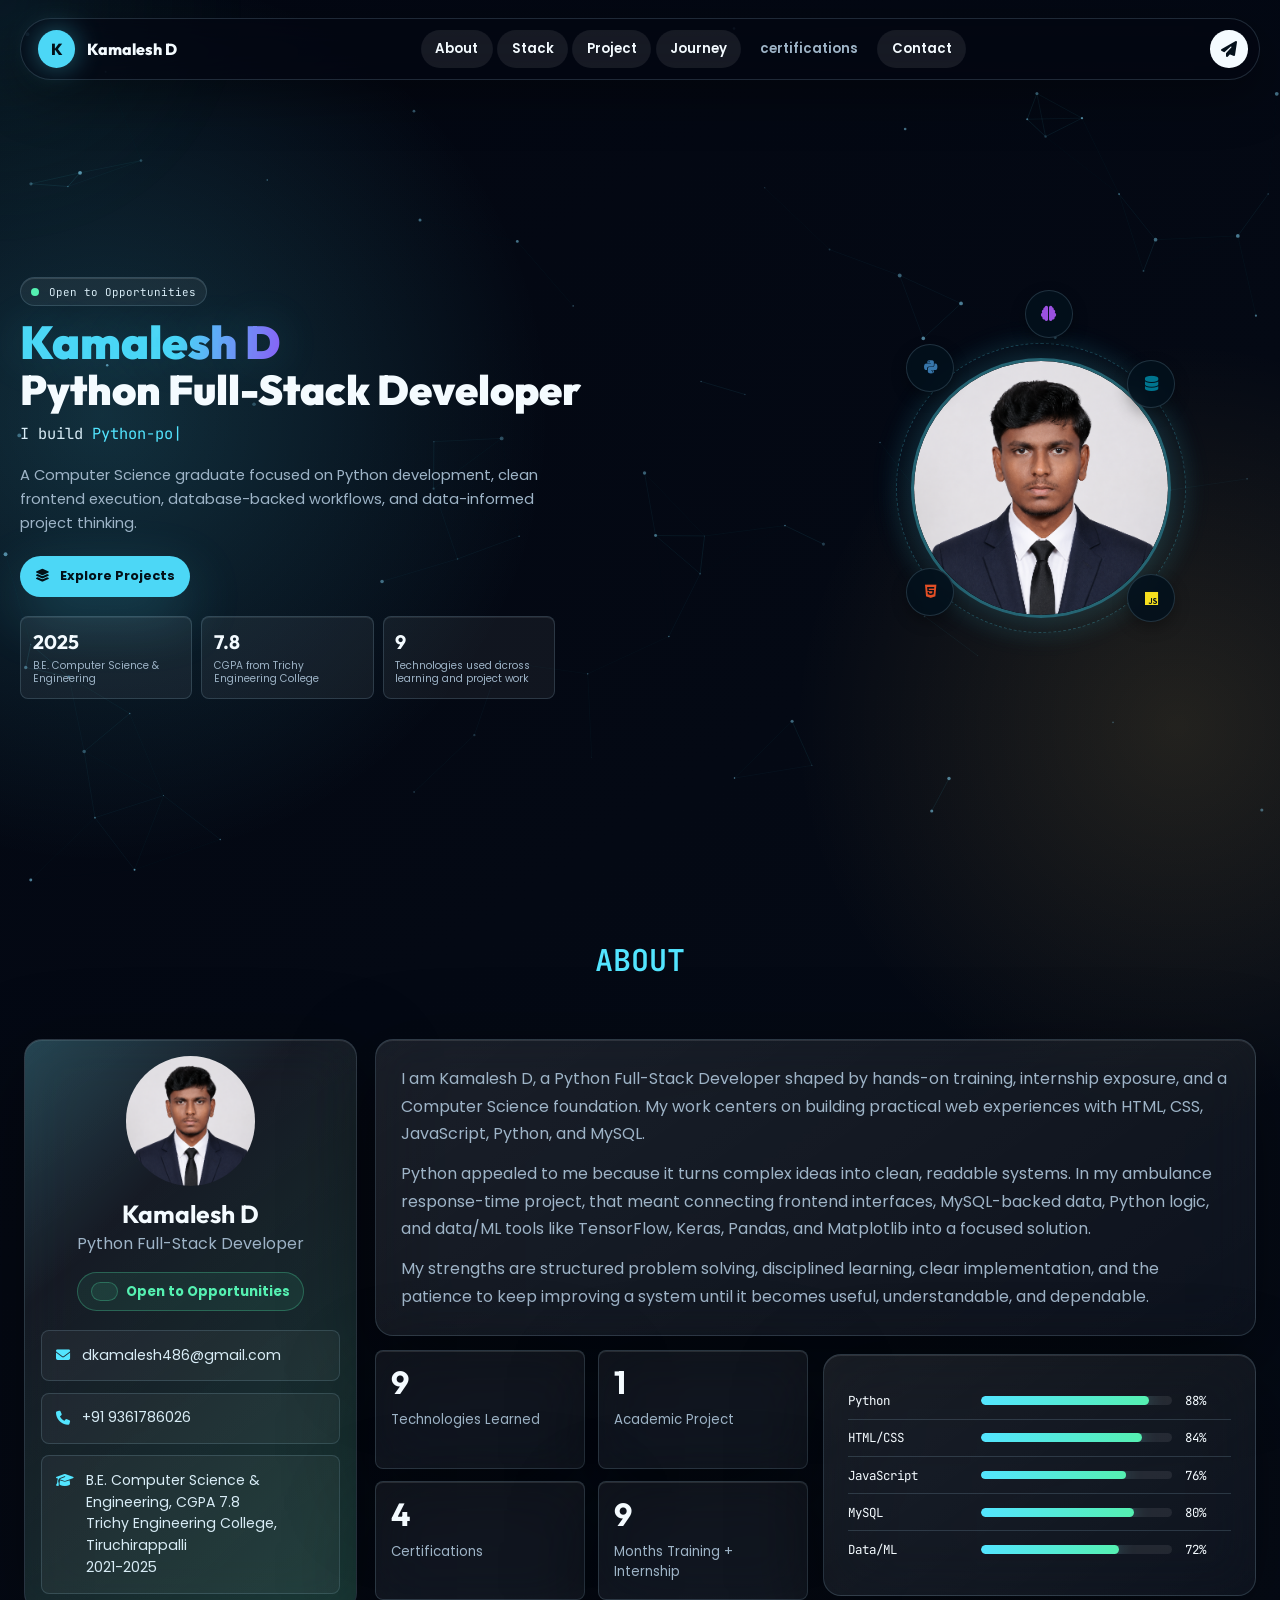
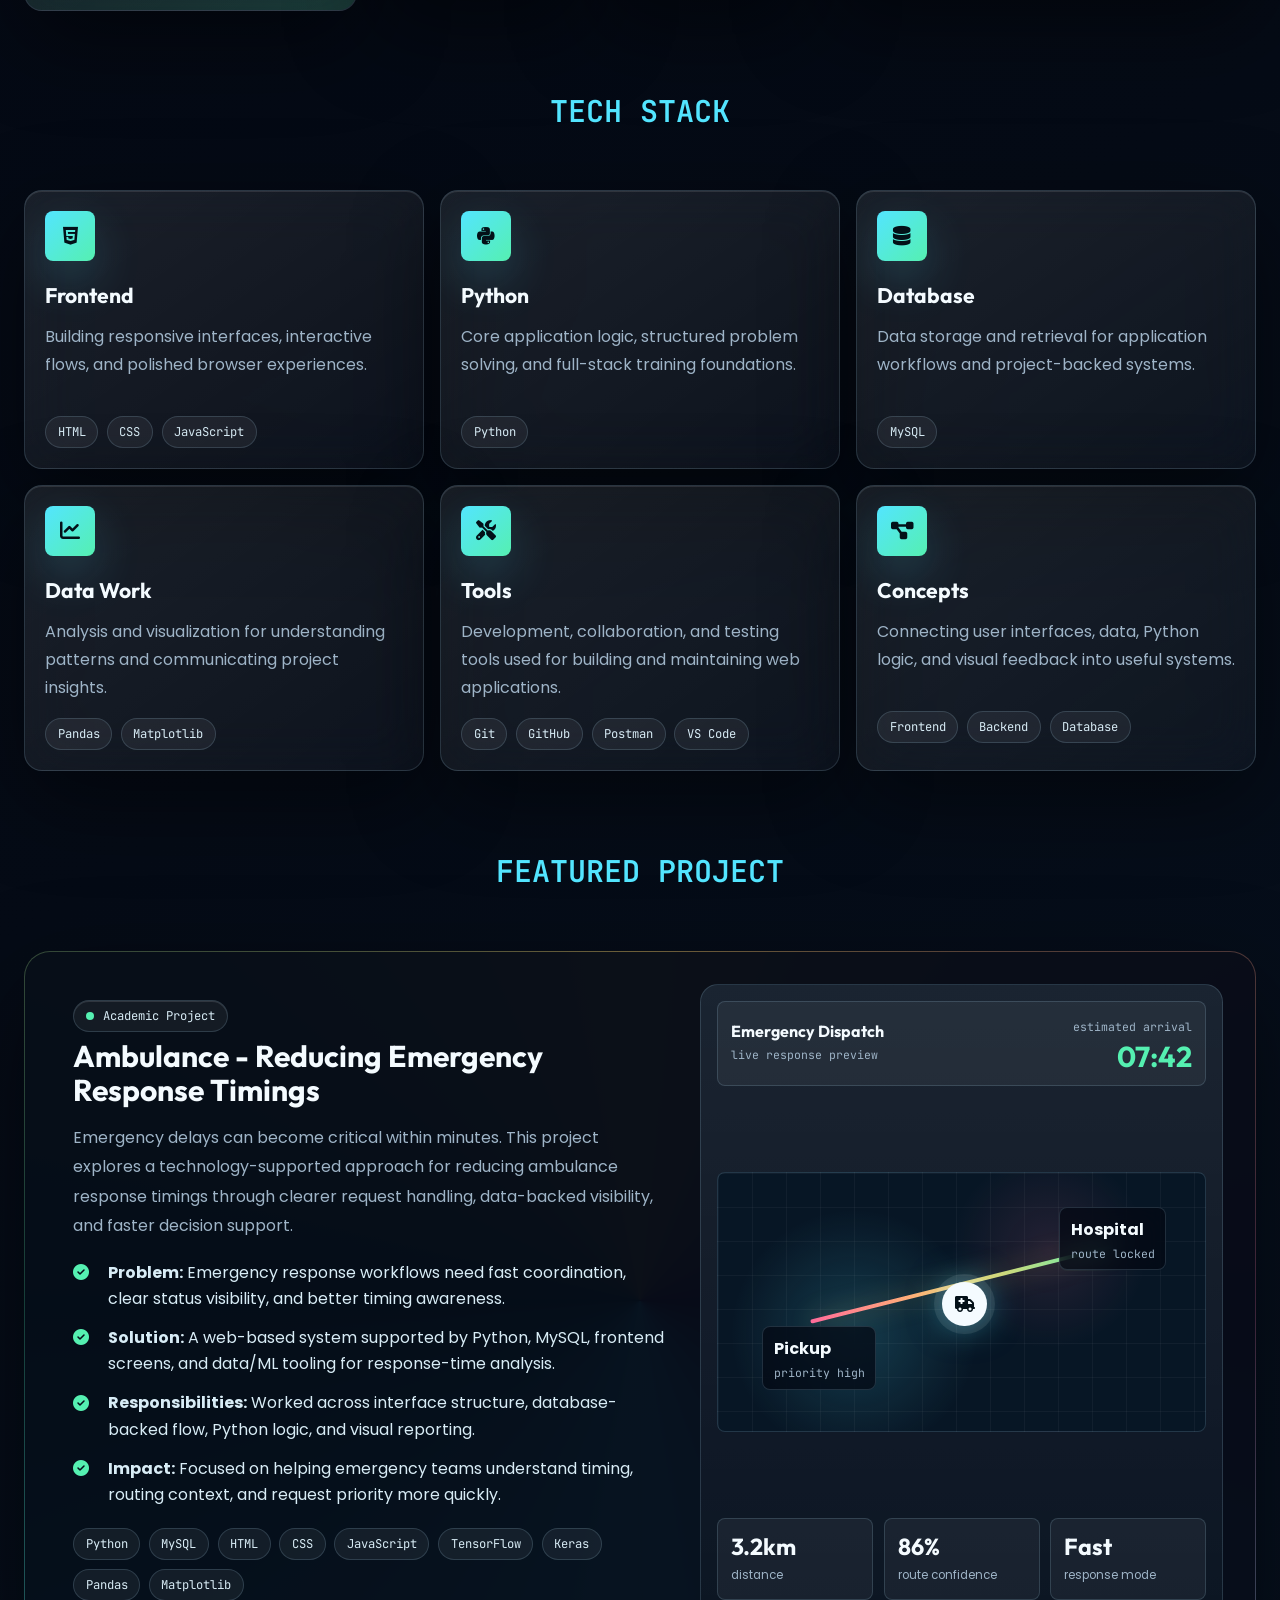
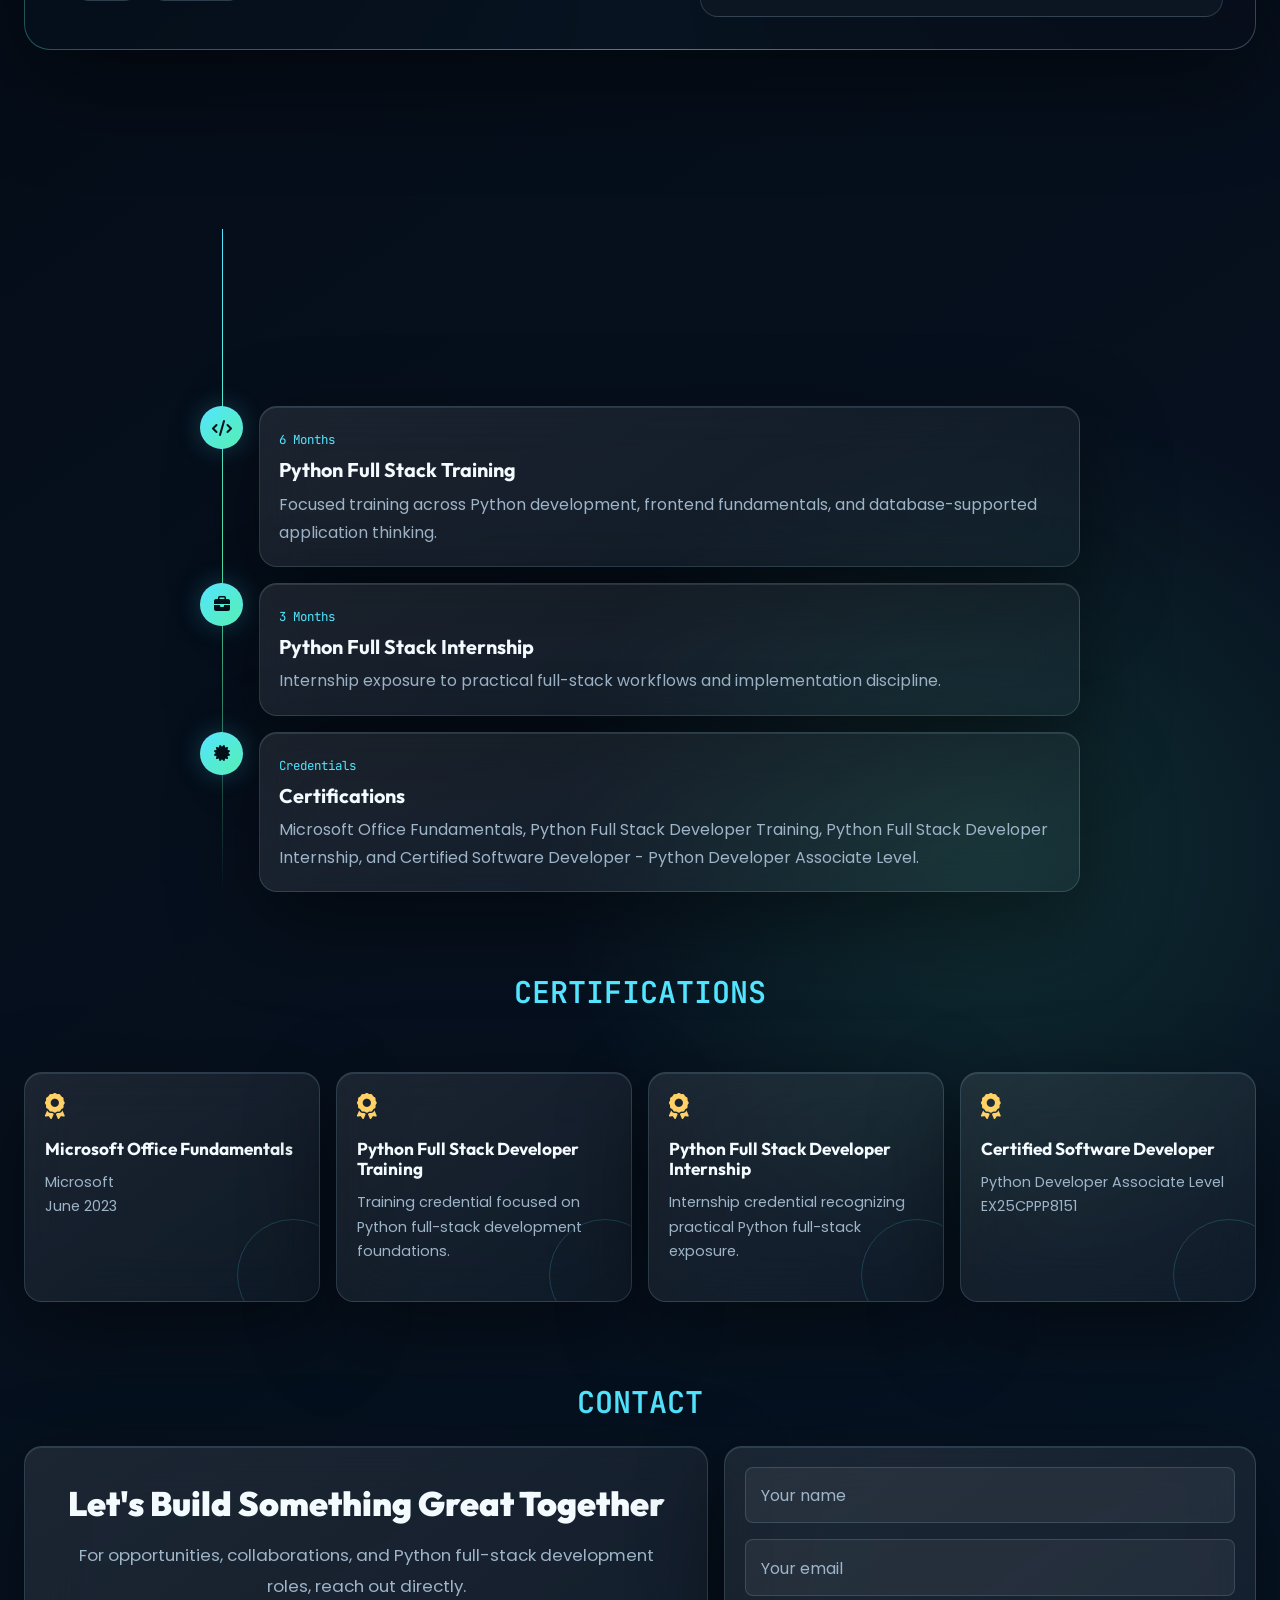
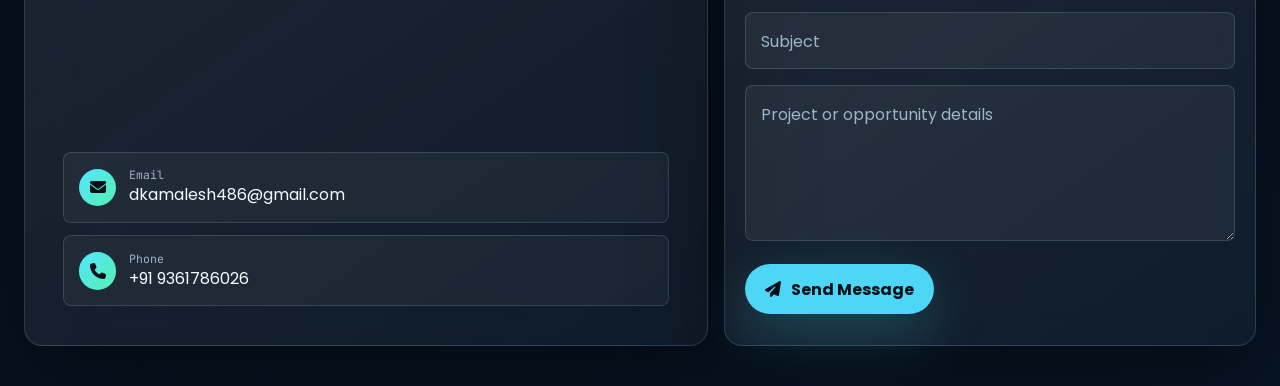
<file: index.html>
<!DOCTYPE html>
<html lang="en">

<head>
  <meta charset="UTF-8" />
  <meta name="viewport" content="width=device-width, initial-scale=1.0" />
  <meta name="description" content="Kamalesh D - Python Full-Stack Developer portfolio." />
  <title>Kamalesh D</title>
  <link rel="preconnect" href="https://fonts.googleapis.com" />
  <link rel="preconnect" href="https://fonts.gstatic.com" crossorigin />
  <link
    href="https://fonts.googleapis.com/css2?family=JetBrains+Mono:wght@400;600;700&family=Outfit:wght@600;700;800;900&family=Poppins:wght@300;400;500;600;700&display=swap"
    rel="stylesheet" />
  <link rel="stylesheet" href="https://cdnjs.cloudflare.com/ajax/libs/font-awesome/6.5.2/css/all.min.css" />
  <link rel="stylesheet" href="style.css" />
</head>

<body>
  <div class="cursor-glow" aria-hidden="true"></div>
  <canvas class="particles" aria-hidden="true"></canvas>
  <div class="ambient" aria-hidden="true"><span></span><span></span><span></span></div>

  <nav class="nav" aria-label="Primary navigation">
    <a class="brand" href="#home" aria-label="Kamalesh D home">
      <span class="brand-mark">K</span>
      <span>Kamalesh D</span>
    </a>
    <button class="menu-toggle" type="button" aria-label="Toggle menu" aria-expanded="false">
      <i class="fa-solid fa-bars"></i>
    </button>
    <ul class="nav-links">
      <li><a href="#about">About</a></li>
      <li><a href="#stack">Stack</a></li>
      <li><a href="#project">Project</a></li>
      <li><a href="#journey">Journey</a></li>
      <li><a href="#certifications">certifications</a></li>
      <li><a href="#contact">Contact</a></li>
    </ul>
    <a class="nav-cta" href="mailto:dkamalesh486@gmail.com" aria-label="Email Kamalesh">
      <i class="fa-solid fa-paper-plane"></i>
    </a>
  </nav>

  <main id="home">
    <section class="hero section" aria-labelledby="hero-title">
      <div class="container hero-grid">
        <div class="hero-content">
          <div class="eyebrow reveal"><span class="pulse"></span>Open to Opportunities</div>
          <h1 id="hero-title" class="reveal"><span class="gradient-text">Kamalesh D</span><span
              class="hero-role-title">Python Full-Stack Developer</span></h1>
          <div class="role-line reveal">I build <span id="role-type">Python-powered web experiences</span><span
              class="caret">|</span></div>
          <p class="hero-copy reveal">
            A Computer Science graduate focused on Python development, clean frontend execution, database-backed
            workflows, and data-informed project thinking.
          </p>
          <div class="hero-actions reveal">
            <a class="btn primary magnetic" href="#project"><i class="fa-solid fa-layer-group"></i>Explore Projects</a>
          </div>
          <div class="hero-meta reveal" aria-label="Portfolio highlights">
            <div class="mini-stat"><strong>2025</strong><span>B.E. Computer Science & Engineering</span></div>
            <div class="mini-stat"><strong>7.8</strong><span>CGPA from Trichy Engineering College</span></div>
            <div class="mini-stat"><strong>9</strong><span>Technologies used across learning and project work</span>
            </div>
          </div>
        </div>

        <div class="hero-visual reveal" aria-label="Kamalesh profile tech dial">
          <div class="tech-dial-shell tilt">
            <!-- Concentric Tech Rings (Outer, Middle) -->
            <div class="dial-ring ring-outer" aria-hidden="true"></div>

            <!-- Tech Stack Orbit Badges -->
            <span class="tech-badge badge-py" title="Python"><i class="fa-brands fa-python"></i></span>
            <span class="tech-badge badge-js" title="JavaScript"><i class="fa-brands fa-js"></i></span>
            <span class="tech-badge badge-db" title="MySQL"><i class="fa-solid fa-database"></i></span>
            <span class="tech-badge badge-web" title="HTML5"><i class="fa-brands fa-html5"></i></span>
            <span class="tech-badge badge-ml" title="Machine Learning"><i class="fa-solid fa-brain"></i></span>

            <!-- Profile Photo Container (The Center Dial) -->
            <div class="photo-dial">
              <div class="photo-placeholder" aria-hidden="true">KD</div>
              <img class="hero-photo" src="profile.png" alt="Kamalesh D"
                onload="this.previousElementSibling.style.display='none'" onerror="this.style.display='none'" />
            </div>
          </div>
        </div>
      </div>
    </section>

    <section id="about" class="section" aria-labelledby="about-title">
      <div class="container">
        <div class="section-head reveal">
          <div>
            <div id="about-title" class="section-kicker">About</div>
          </div>
        </div>

        <div class="about-layout">
          <aside class="profile-card glass reveal tilt" aria-label="Profile information">
            <div class="profile-inner">
              <div class="avatar" aria-hidden="true">
                  <img class="hero-photo" src="profile.png" alt="Kamalesh D"/>

              </div>
              <h3>Kamalesh D</h3>
              <p class="profile-role">Python Full-Stack Developer</p>
              <div class="status"><span><span class="pulse"></span>Open to Opportunities</span></div>
              <ul class="contact-list">
                <li><i class="fa-solid fa-envelope"></i><a
                    href="mailto:dkamalesh486@gmail.com">dkamalesh486@gmail.com</a></li>
                <li><i class="fa-solid fa-phone"></i><a href="tel:+919361786026">+91 9361786026</a></li>
              </ul>
              <div class="education-card">
                <i class="fa-solid fa-graduation-cap"></i>
                <span>B.E. Computer Science & Engineering, CGPA 7.8<br />Trichy Engineering College,
                  Tiruchirappalli<br />2021-2025</span>
              </div>
            </div>
          </aside>

          <div class="about-copy">
            <article class="story-panel glass reveal">
              <p>
                I am Kamalesh D, a Python Full-Stack Developer shaped by hands-on training, internship exposure, and a
                Computer Science foundation. My work centers on building practical web experiences with HTML, CSS,
                JavaScript, Python, and MySQL.
              </p>
              <p>
                Python appealed to me because it turns complex ideas into clean, readable systems. In my ambulance
                response-time project, that meant connecting frontend interfaces, MySQL-backed data, Python logic, and
                data/ML tools like TensorFlow, Keras, Pandas, and Matplotlib into a focused solution.
              </p>
              <p>
                My strengths are structured problem solving, disciplined learning, clear implementation, and the
                patience to keep improving a system until it becomes useful, understandable, and dependable.
              </p>
            </article>

            <div class="stat-grid reveal" aria-label="Animated statistics">
              <div class="stat-card glass"><strong data-count="9">0</strong><span>Technologies Learned</span></div>
              <div class="stat-card glass"><strong data-count="1">0</strong><span>Academic Project</span></div>
              <div class="stat-card glass"><strong data-count="4">0</strong><span>Certifications</span></div>
              <div class="stat-card glass"><strong data-count="9">0</strong><span>Months Training + Internship</span>
              </div>
            </div>

            <div class="skills-visual glass reveal" aria-label="Skill progress visualization">
              <div class="skill-row"><span>Python</span>
                <div class="track">
                  <div class="fill" data-width="88%"></div>
                </div><span>88%</span>
              </div>
              <div class="skill-row"><span>HTML/CSS</span>
                <div class="track">
                  <div class="fill" data-width="84%"></div>
                </div><span>84%</span>
              </div>
              <div class="skill-row"><span>JavaScript</span>
                <div class="track">
                  <div class="fill" data-width="76%"></div>
                </div><span>76%</span>
              </div>
              <div class="skill-row"><span>MySQL</span>
                <div class="track">
                  <div class="fill" data-width="80%"></div>
                </div><span>80%</span>
              </div>
              <div class="skill-row"><span>Data/ML</span>
                <div class="track">
                  <div class="fill" data-width="72%"></div>
                </div><span>72%</span>
              </div>
            </div>
          </div>
        </div>
      </div>
    </section>

    <section id="stack" class="section" aria-labelledby="stack-title">
      <div class="container">
        <div class="section-head reveal">
          <div>
            <div id="stack-title" class="section-kicker">Tech Stack</div>
          </div>
        </div>

        <div class="stack-grid">
          <article class="stack-card glass reveal tilt">
            <div class="stack-icon"><i class="fa-brands fa-html5"></i></div>
            <h3>Frontend</h3>
            <p>Building responsive interfaces, interactive flows, and polished browser experiences.</p>
            <div class="badges"><span class="badge">HTML</span><span class="badge">CSS</span><span
                class="badge">JavaScript</span></div>
          </article>
          <article class="stack-card glass reveal tilt">
            <div class="stack-icon"><i class="fa-brands fa-python"></i></div>
            <h3>Python</h3>
            <p>Core application logic, structured problem solving, and full-stack training foundations.</p>
            <div class="badges"><span class="badge">Python</span></div>
          </article>
          <article class="stack-card glass reveal tilt">
            <div class="stack-icon"><i class="fa-solid fa-database"></i></div>
            <h3>Database</h3>
            <p>Data storage and retrieval for application workflows and project-backed systems.</p>
            <div class="badges"><span class="badge">MySQL</span></div>
          </article>
          <article class="stack-card glass reveal tilt">
            <div class="stack-icon"><i class="fa-solid fa-chart-line"></i></div>
            <h3>Data Work</h3>
            <p>Analysis and visualization for understanding patterns and communicating project insights.</p>
            <div class="badges"><span class="badge">Pandas</span><span class="badge">Matplotlib</span></div>
          </article>
          <article class="stack-card glass reveal tilt">
    <div class="stack-icon">
        <i class="fa-solid fa-screwdriver-wrench"></i>
    </div>
    <h3>Tools</h3>
    <p>Development, collaboration, and testing tools used for building and maintaining web applications.</p>
    <div class="badges">
        <span class="badge">Git</span>
        <span class="badge">GitHub</span>
        <span class="badge">Postman</span>
        <span class="badge">VS Code</span>
    </div>
</article>
          <article class="stack-card glass reveal tilt">
            <div class="stack-icon"><i class="fa-solid fa-diagram-project"></i></div>
            <h3>Concepts</h3>
            <p>Connecting user interfaces, data, Python logic, and visual feedback into useful systems.</p>
            <div class="badges"><span class="badge">Frontend</span><span class="badge">Backend</span><span
                class="badge">Database</span></div>
          </article>
        </div>
      </div>
    </section>

    <section id="project" class="section" aria-labelledby="project-section-title">
      <div class="container">
        <div class="section-head reveal">
          <div>
            <div id="project-section-title" class="section-kicker">Featured Project</div>
          </div>
        </div>

        <div class="project-wrap reveal">
          <article class="project-card">
            <div class="project-content">
              <div class="eyebrow"><span class="pulse"></span>Academic Project</div>
              <h3 id="project-title" class="project-title">Ambulance - Reducing Emergency Response Timings</h3>
              <p>
                Emergency delays can become critical within minutes. This project explores a technology-supported
                approach for reducing ambulance response timings through clearer request handling, data-backed
                visibility, and faster decision support.
              </p>
              <ul class="project-points">
                <li><i class="fa-solid fa-circle-check"></i><span><strong>Problem:</strong> Emergency response workflows
                    need fast coordination, clear status visibility, and better timing awareness.</span></li>
                <li><i class="fa-solid fa-circle-check"></i><span><strong>Solution:</strong> A web-based system
                    supported by Python, MySQL, frontend screens, and data/ML tooling for response-time analysis.</span>
                </li>
                <li><i class="fa-solid fa-circle-check"></i><span><strong>Responsibilities:</strong> Worked across
                    interface structure, database-backed flow, Python logic, and visual reporting.</span></li>
                <li><i class="fa-solid fa-circle-check"></i><span><strong>Impact:</strong> Focused on helping emergency
                    teams understand timing, routing context, and request priority more quickly.</span></li>
              </ul>
              <div class="badges" aria-label="Project technologies">
                <span class="badge">Python</span><span class="badge">MySQL</span><span class="badge">HTML</span><span
                  class="badge">CSS</span><span class="badge">JavaScript</span><span
                  class="badge">TensorFlow</span><span class="badge">Keras</span><span class="badge">Pandas</span><span
                  class="badge">Matplotlib</span>
              </div>
            </div>

            <div class="dashboard tilt" aria-label="Mock ambulance response dashboard preview">
              <div class="dash-top">
                <div class="dash-title"><strong>Emergency Dispatch</strong><span>live response preview</span></div>
                <div class="eta"><span>estimated arrival</span><strong>07:42</strong></div>
              </div>
              <div class="map">
                <div class="route"></div>
                <div class="ambulance"><i class="fa-solid fa-truck-medical"></i></div>
                <div class="map-point a"><strong>Pickup</strong><span>priority high</span></div>
                <div class="map-point b"><strong>Hospital</strong><span>route locked</span></div>
              </div>
              <div class="dash-metrics">
                <div class="dash-metric"><strong>3.2km</strong><span>distance</span></div>
                <div class="dash-metric"><strong>86%</strong><span>route confidence</span></div>
                <div class="dash-metric"><strong>Fast</strong><span>response mode</span></div>
              </div>
            </div>
          </article>
        </div>
      </div>
    </section>

    <section id="journey" class="section" aria-labelledby="journey-title">
      <div class="container">
        <div class="section-head reveal">
          <div>
            <div id="journey-title" class="section-kicker">Journey</div>
          </div>
        </div>

        <div class="timeline">
          <article class="timeline-item reveal">
            <div class="timeline-dot"><i class="fa-solid fa-graduation-cap"></i></div>
            <div class="timeline-card glass"><time>2021-2025</time>
              <h3>Academic Journey</h3>
              <p>B.E. Computer Science & Engineering at Trichy Engineering College, Tiruchirappalli, completed with CGPA
                7.8.</p>
            </div>
          </article>
          <article class="timeline-item reveal">
            <div class="timeline-dot"><i class="fa-solid fa-code"></i></div>
            <div class="timeline-card glass"><time>6 Months</time>
              <h3>Python Full Stack Training</h3>
              <p>Focused training across Python development, frontend fundamentals, and database-supported application
                thinking.</p>
            </div>
          </article>
          <article class="timeline-item reveal">
            <div class="timeline-dot"><i class="fa-solid fa-briefcase"></i></div>
            <div class="timeline-card glass"><time>3 Months</time>
              <h3>Python Full Stack Internship</h3>
              <p>Internship exposure to practical full-stack workflows and implementation discipline.</p>
            </div>
          </article>
          <article class="timeline-item reveal">
            <div class="timeline-dot"><i class="fa-solid fa-certificate"></i></div>
            <div class="timeline-card glass"><time>Credentials</time>
              <h3>Certifications</h3>
              <p>Microsoft Office Fundamentals, Python Full Stack Developer Training, Python Full Stack Developer
                Internship, and Certified Software Developer - Python Developer Associate Level.</p>
            </div>
          </article>
        </div>
      </div>
    </section>

    <section id="certifications" class="section" aria-labelledby="cert-title">
      <div class="container">
        <div class="section-head reveal">
          <div>
            <div id="cert-title" class="section-kicker">Certifications</div>
          </div>
        </div>

        <div class="cert-grid">
          <article class="cert-card glass reveal tilt"><i class="fa-solid fa-award"></i>
            <h3>Microsoft Office Fundamentals</h3>
            <p>Microsoft<br />June 2023</p>
          </article>
          <article class="cert-card glass reveal tilt"><i class="fa-solid fa-award"></i>
            <h3>Python Full Stack Developer Training</h3>
            <p>Training credential focused on Python full-stack development foundations.</p>
          </article>
          <article class="cert-card glass reveal tilt"><i class="fa-solid fa-award"></i>
            <h3>Python Full Stack Developer Internship</h3>
            <p>Internship credential recognizing practical Python full-stack exposure.</p>
          </article>
          <article class="cert-card glass reveal tilt"><i class="fa-solid fa-award"></i>
            <h3>Certified Software Developer</h3>
            <p>Python Developer Associate Level<br />EX25CPPP8151</p>
          </article>
        </div>
      </div>
    </section>

    <section id="contact" class="section" aria-labelledby="contact-title">
      <div class="section-kicker">Contact</div>

      <div class="container contact-layout">
        <div class="contact-copy glass reveal">
          <div>
            <h2 id="contact-title">Let's Build Something Great Together</h2>
            <p>For opportunities, collaborations, and Python full-stack development roles, reach out directly.</p>
          </div>
          <div class="contact-methods">
            <a class="contact-method" href="mailto:dkamalesh486@gmail.com"><i
                class="fa-solid fa-envelope"></i><span><small>Email</small>dkamalesh486@gmail.com</span></a>
            <a class="contact-method" href="tel:+919361786026"><i
                class="fa-solid fa-phone"></i><span><small>Phone</small>+91 9361786026</span></a>
          </div>
        </div>

        <form class="contact-form glass reveal" action="mailto:dkamalesh486@gmail.com" method="post"
          enctype="text/plain">
          <div class="field">
            <input id="name" name="name" type="text" placeholder=" " required />
            <label for="name">Your name</label>
          </div>
          <div class="field">
            <input id="email" name="email" type="email" placeholder=" " required />
            <label for="email">Your email</label>
          </div>
          <div class="field">
            <input id="subject" name="subject" type="text" placeholder=" " />
            <label for="subject">Subject</label>
          </div>
          <div class="field">
            <textarea id="message" name="message" placeholder=" " required></textarea>
            <label for="message">Project or opportunity details</label>
          </div>
          <button class="btn primary magnetic" type="submit"><i class="fa-solid fa-paper-plane"></i>Send
            Message</button>
        </form>
      </div>
    </section>
  </main>

  <script src="script.js"></script>
</body>

</html>
</file>
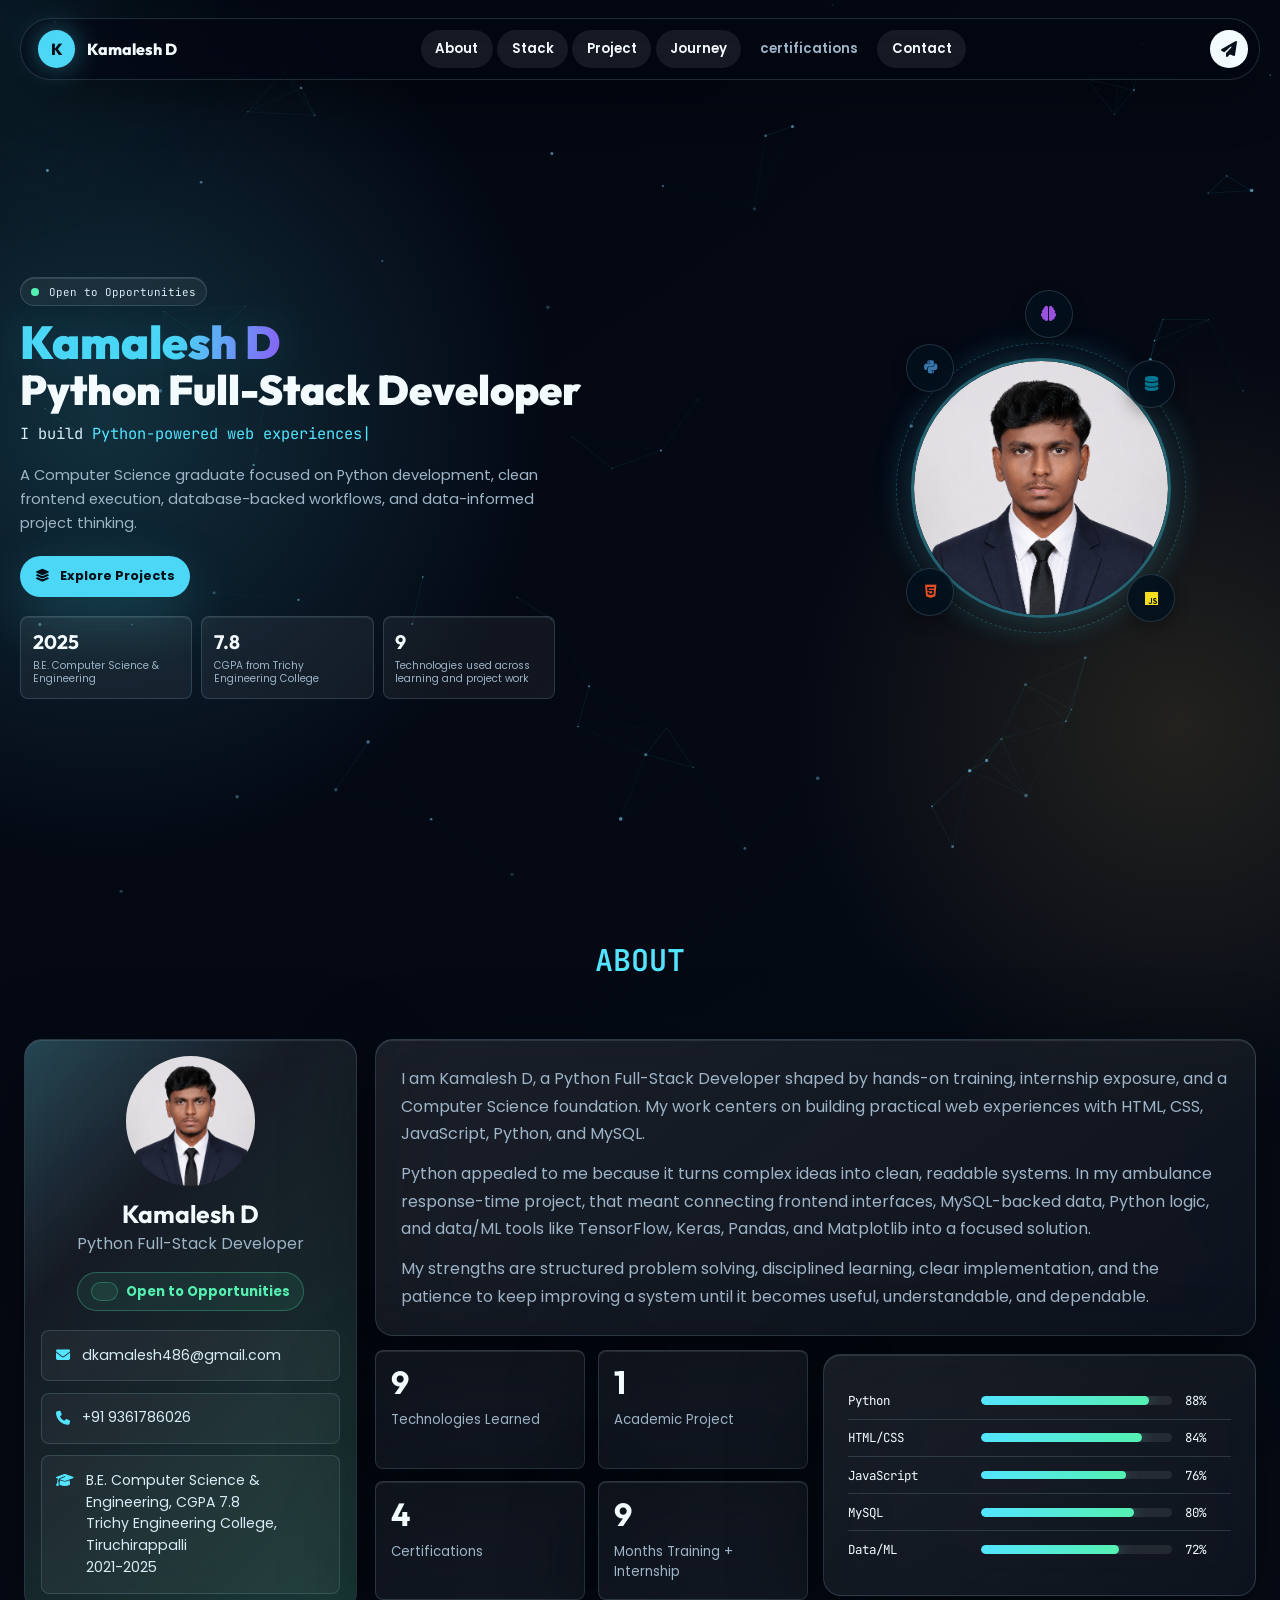
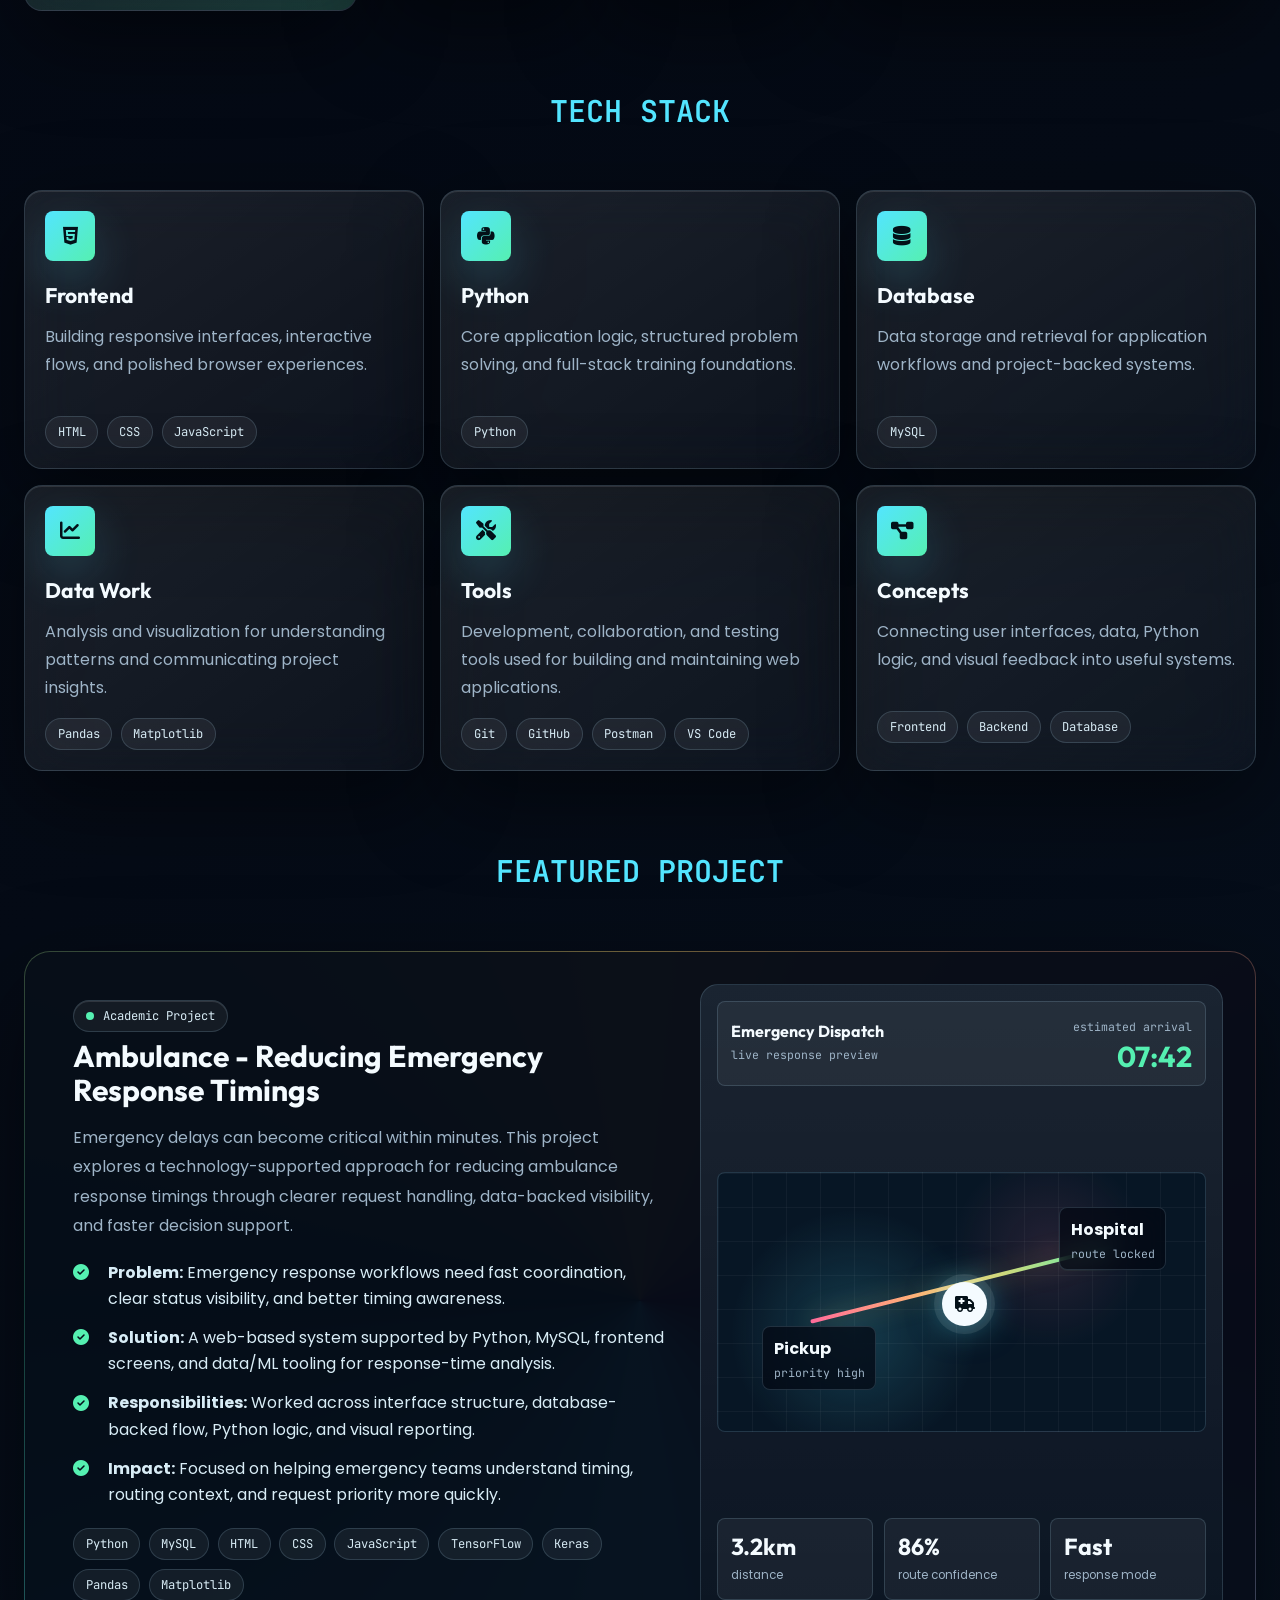
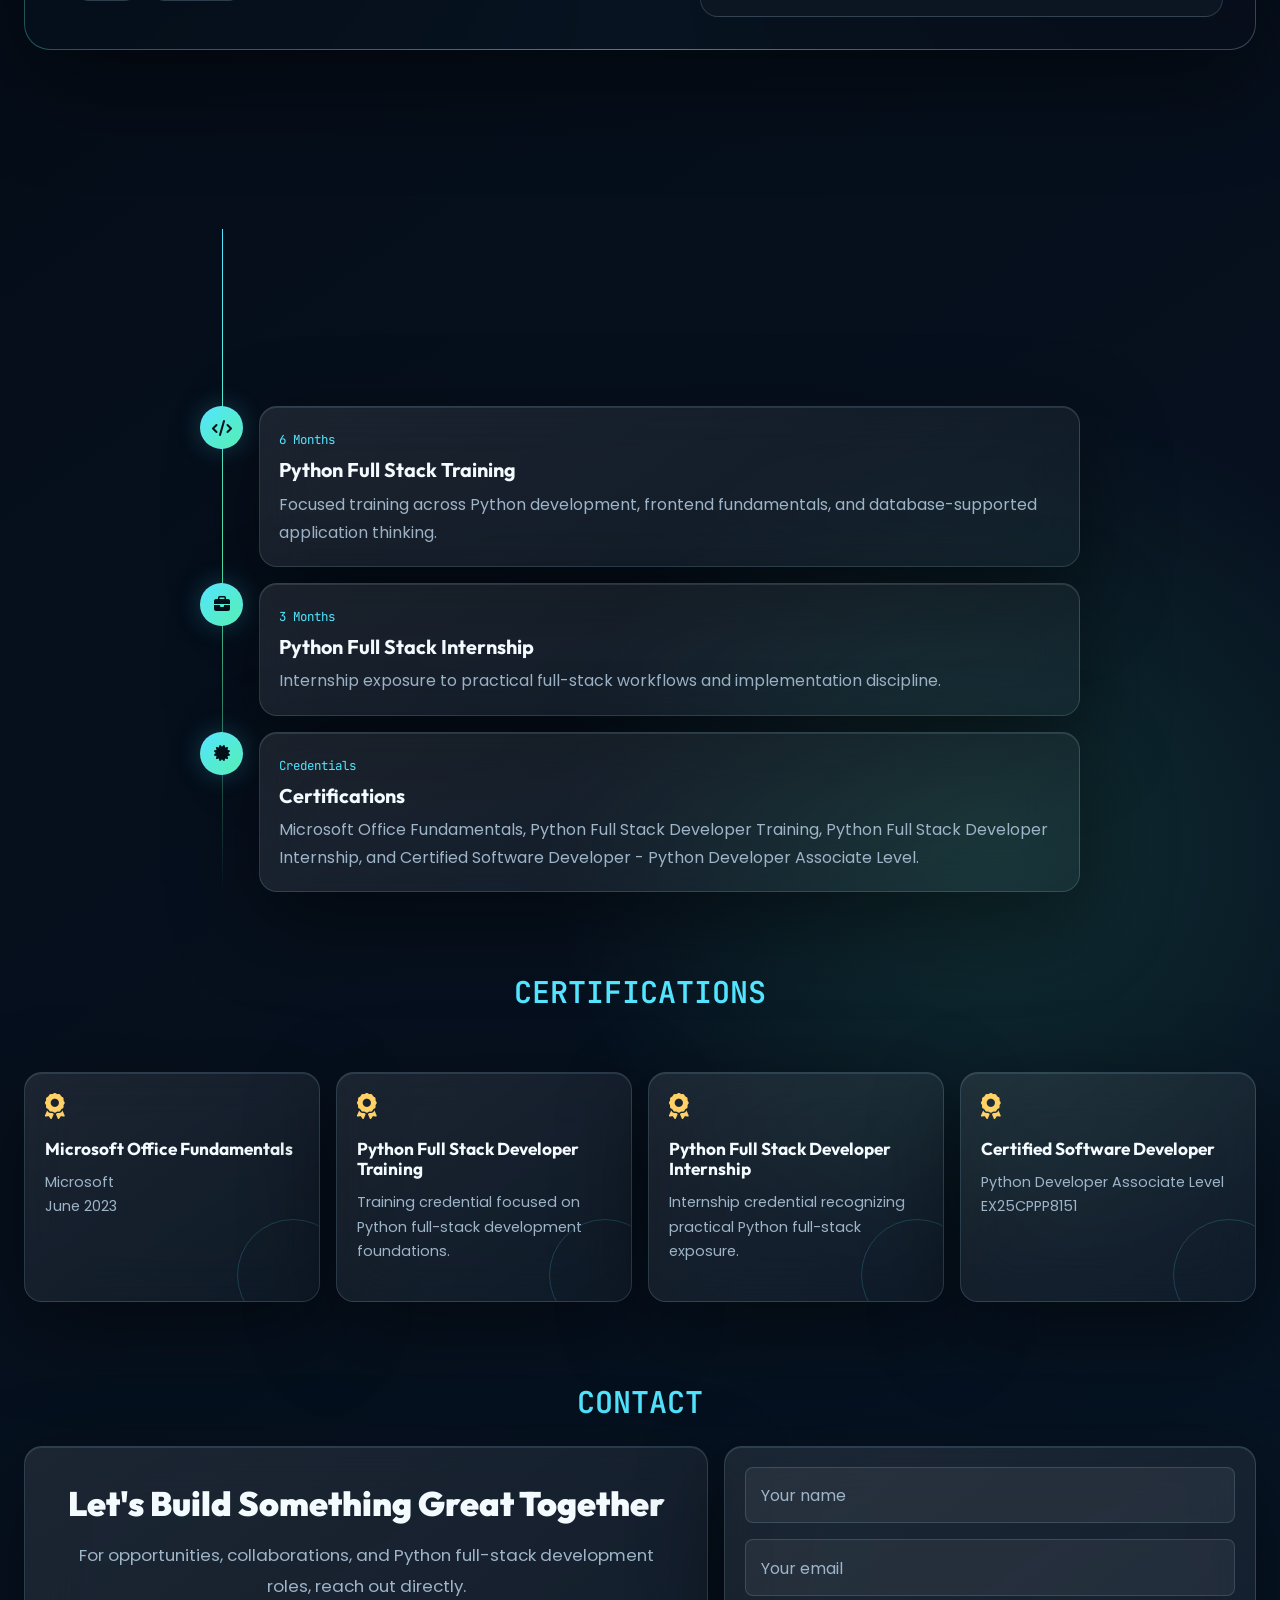
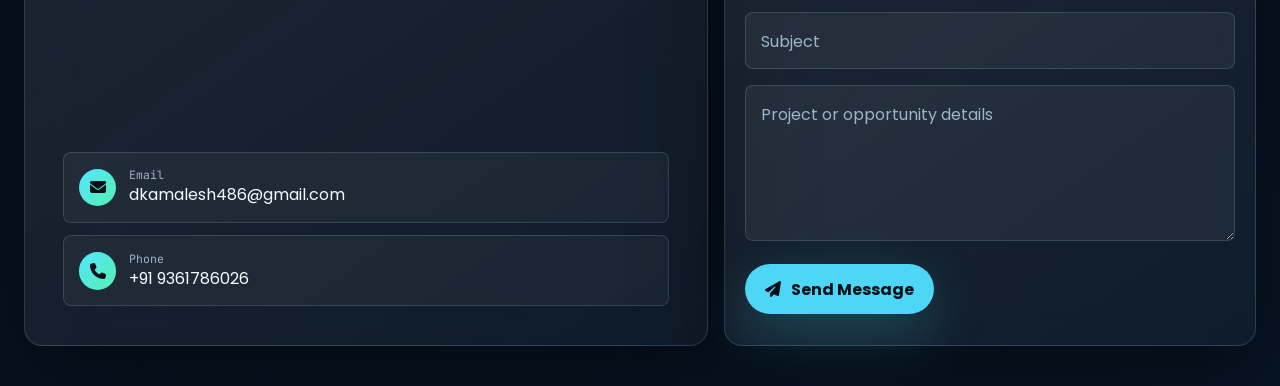
<file: Kamalesh Portfolio/index.html>
<!DOCTYPE html>
<html lang="en">

<head>
  <meta charset="UTF-8" />
  <meta name="viewport" content="width=device-width, initial-scale=1.0" />
  <meta name="description" content="Kamalesh D - Python Full-Stack Developer portfolio." />
  <title>Kamalesh D</title>
  <link rel="preconnect" href="https://fonts.googleapis.com" />
  <link rel="preconnect" href="https://fonts.gstatic.com" crossorigin />
  <link
    href="https://fonts.googleapis.com/css2?family=JetBrains+Mono:wght@400;600;700&family=Outfit:wght@600;700;800;900&family=Poppins:wght@300;400;500;600;700&display=swap"
    rel="stylesheet" />
  <link rel="stylesheet" href="https://cdnjs.cloudflare.com/ajax/libs/font-awesome/6.5.2/css/all.min.css" />
  <link rel="stylesheet" href="style.css" />
</head>

<body>
  <div class="cursor-glow" aria-hidden="true"></div>
  <canvas class="particles" aria-hidden="true"></canvas>
  <div class="ambient" aria-hidden="true"><span></span><span></span><span></span></div>

  <nav class="nav" aria-label="Primary navigation">
    <a class="brand" href="#home" aria-label="Kamalesh D home">
      <span class="brand-mark">K</span>
      <span>Kamalesh D</span>
    </a>
    <button class="menu-toggle" type="button" aria-label="Toggle menu" aria-expanded="false">
      <i class="fa-solid fa-bars"></i>
    </button>
    <ul class="nav-links">
      <li><a href="#about">About</a></li>
      <li><a href="#stack">Stack</a></li>
      <li><a href="#project">Project</a></li>
      <li><a href="#journey">Journey</a></li>
      <li><a href="#certifications">certifications</a></li>
      <li><a href="#contact">Contact</a></li>
    </ul>
    <a class="nav-cta" href="mailto:dkamalesh486@gmail.com" aria-label="Email Kamalesh">
      <i class="fa-solid fa-paper-plane"></i>
    </a>
  </nav>

  <main id="home">
    <section class="hero section" aria-labelledby="hero-title">
      <div class="container hero-grid">
        <div class="hero-content">
          <div class="eyebrow reveal"><span class="pulse"></span>Open to Opportunities</div>
          <h1 id="hero-title" class="reveal"><span class="gradient-text">Kamalesh D</span><span
              class="hero-role-title">Python Full-Stack Developer</span></h1>
          <div class="role-line reveal">I build <span id="role-type">Python-powered web experiences</span><span
              class="caret">|</span></div>
          <p class="hero-copy reveal">
            A Computer Science graduate focused on Python development, clean frontend execution, database-backed
            workflows, and data-informed project thinking.
          </p>
          <div class="hero-actions reveal">
            <a class="btn primary magnetic" href="#project"><i class="fa-solid fa-layer-group"></i>Explore Projects</a>
          </div>
          <div class="hero-meta reveal" aria-label="Portfolio highlights">
            <div class="mini-stat"><strong>2025</strong><span>B.E. Computer Science & Engineering</span></div>
            <div class="mini-stat"><strong>7.8</strong><span>CGPA from Trichy Engineering College</span></div>
            <div class="mini-stat"><strong>9</strong><span>Technologies used across learning and project work</span>
            </div>
          </div>
        </div>

        <div class="hero-visual reveal" aria-label="Kamalesh profile tech dial">
          <div class="tech-dial-shell tilt">
            <!-- Concentric Tech Rings (Outer, Middle) -->
            <div class="dial-ring ring-outer" aria-hidden="true"></div>

            <!-- Tech Stack Orbit Badges -->
            <span class="tech-badge badge-py" title="Python"><i class="fa-brands fa-python"></i></span>
            <span class="tech-badge badge-js" title="JavaScript"><i class="fa-brands fa-js"></i></span>
            <span class="tech-badge badge-db" title="MySQL"><i class="fa-solid fa-database"></i></span>
            <span class="tech-badge badge-web" title="HTML5"><i class="fa-brands fa-html5"></i></span>
            <span class="tech-badge badge-ml" title="Machine Learning"><i class="fa-solid fa-brain"></i></span>

            <!-- Profile Photo Container (The Center Dial) -->
            <div class="photo-dial">
              <div class="photo-placeholder" aria-hidden="true">KD</div>
              <img class="hero-photo" src="profile.png" alt="Kamalesh D"
                onload="this.previousElementSibling.style.display='none'" onerror="this.style.display='none'" />
            </div>
          </div>
        </div>
      </div>
    </section>

    <section id="about" class="section" aria-labelledby="about-title">
      <div class="container">
        <div class="section-head reveal">
          <div>
            <div id="about-title" class="section-kicker">About</div>
          </div>
        </div>

        <div class="about-layout">
          <aside class="profile-card glass reveal tilt" aria-label="Profile information">
            <div class="profile-inner">
              <div class="avatar" aria-hidden="true">
                  <img class="hero-photo" src="profile.png" alt="Kamalesh D"/>

              </div>
              <h3>Kamalesh D</h3>
              <p class="profile-role">Python Full-Stack Developer</p>
              <div class="status"><span><span class="pulse"></span>Open to Opportunities</span></div>
              <ul class="contact-list">
                <li><i class="fa-solid fa-envelope"></i><a
                    href="mailto:dkamalesh486@gmail.com">dkamalesh486@gmail.com</a></li>
                <li><i class="fa-solid fa-phone"></i><a href="tel:+919361786026">+91 9361786026</a></li>
              </ul>
              <div class="education-card">
                <i class="fa-solid fa-graduation-cap"></i>
                <span>B.E. Computer Science & Engineering, CGPA 7.8<br />Trichy Engineering College,
                  Tiruchirappalli<br />2021-2025</span>
              </div>
            </div>
          </aside>

          <div class="about-copy">
            <article class="story-panel glass reveal">
              <p>
                I am Kamalesh D, a Python Full-Stack Developer shaped by hands-on training, internship exposure, and a
                Computer Science foundation. My work centers on building practical web experiences with HTML, CSS,
                JavaScript, Python, and MySQL.
              </p>
              <p>
                Python appealed to me because it turns complex ideas into clean, readable systems. In my ambulance
                response-time project, that meant connecting frontend interfaces, MySQL-backed data, Python logic, and
                data/ML tools like TensorFlow, Keras, Pandas, and Matplotlib into a focused solution.
              </p>
              <p>
                My strengths are structured problem solving, disciplined learning, clear implementation, and the
                patience to keep improving a system until it becomes useful, understandable, and dependable.
              </p>
            </article>

            <div class="stat-grid reveal" aria-label="Animated statistics">
              <div class="stat-card glass"><strong data-count="9">0</strong><span>Technologies Learned</span></div>
              <div class="stat-card glass"><strong data-count="1">0</strong><span>Academic Project</span></div>
              <div class="stat-card glass"><strong data-count="4">0</strong><span>Certifications</span></div>
              <div class="stat-card glass"><strong data-count="9">0</strong><span>Months Training + Internship</span>
              </div>
            </div>

            <div class="skills-visual glass reveal" aria-label="Skill progress visualization">
              <div class="skill-row"><span>Python</span>
                <div class="track">
                  <div class="fill" data-width="88%"></div>
                </div><span>88%</span>
              </div>
              <div class="skill-row"><span>HTML/CSS</span>
                <div class="track">
                  <div class="fill" data-width="84%"></div>
                </div><span>84%</span>
              </div>
              <div class="skill-row"><span>JavaScript</span>
                <div class="track">
                  <div class="fill" data-width="76%"></div>
                </div><span>76%</span>
              </div>
              <div class="skill-row"><span>MySQL</span>
                <div class="track">
                  <div class="fill" data-width="80%"></div>
                </div><span>80%</span>
              </div>
              <div class="skill-row"><span>Data/ML</span>
                <div class="track">
                  <div class="fill" data-width="72%"></div>
                </div><span>72%</span>
              </div>
            </div>
          </div>
        </div>
      </div>
    </section>

    <section id="stack" class="section" aria-labelledby="stack-title">
      <div class="container">
        <div class="section-head reveal">
          <div>
            <div id="stack-title" class="section-kicker">Tech Stack</div>
          </div>
        </div>

        <div class="stack-grid">
          <article class="stack-card glass reveal tilt">
            <div class="stack-icon"><i class="fa-brands fa-html5"></i></div>
            <h3>Frontend</h3>
            <p>Building responsive interfaces, interactive flows, and polished browser experiences.</p>
            <div class="badges"><span class="badge">HTML</span><span class="badge">CSS</span><span
                class="badge">JavaScript</span></div>
          </article>
          <article class="stack-card glass reveal tilt">
            <div class="stack-icon"><i class="fa-brands fa-python"></i></div>
            <h3>Python</h3>
            <p>Core application logic, structured problem solving, and full-stack training foundations.</p>
            <div class="badges"><span class="badge">Python</span></div>
          </article>
          <article class="stack-card glass reveal tilt">
            <div class="stack-icon"><i class="fa-solid fa-database"></i></div>
            <h3>Database</h3>
            <p>Data storage and retrieval for application workflows and project-backed systems.</p>
            <div class="badges"><span class="badge">MySQL</span></div>
          </article>
          <article class="stack-card glass reveal tilt">
            <div class="stack-icon"><i class="fa-solid fa-chart-line"></i></div>
            <h3>Data Work</h3>
            <p>Analysis and visualization for understanding patterns and communicating project insights.</p>
            <div class="badges"><span class="badge">Pandas</span><span class="badge">Matplotlib</span></div>
          </article>
          <article class="stack-card glass reveal tilt">
    <div class="stack-icon">
        <i class="fa-solid fa-screwdriver-wrench"></i>
    </div>
    <h3>Tools</h3>
    <p>Development, collaboration, and testing tools used for building and maintaining web applications.</p>
    <div class="badges">
        <span class="badge">Git</span>
        <span class="badge">GitHub</span>
        <span class="badge">Postman</span>
        <span class="badge">VS Code</span>
    </div>
</article>
          <article class="stack-card glass reveal tilt">
            <div class="stack-icon"><i class="fa-solid fa-diagram-project"></i></div>
            <h3>Concepts</h3>
            <p>Connecting user interfaces, data, Python logic, and visual feedback into useful systems.</p>
            <div class="badges"><span class="badge">Frontend</span><span class="badge">Backend</span><span
                class="badge">Database</span></div>
          </article>
        </div>
      </div>
    </section>

    <section id="project" class="section" aria-labelledby="project-section-title">
      <div class="container">
        <div class="section-head reveal">
          <div>
            <div id="project-section-title" class="section-kicker">Featured Project</div>
          </div>
        </div>

        <div class="project-wrap reveal">
          <article class="project-card">
            <div class="project-content">
              <div class="eyebrow"><span class="pulse"></span>Academic Project</div>
              <h3 id="project-title" class="project-title">Ambulance - Reducing Emergency Response Timings</h3>
              <p>
                Emergency delays can become critical within minutes. This project explores a technology-supported
                approach for reducing ambulance response timings through clearer request handling, data-backed
                visibility, and faster decision support.
              </p>
              <ul class="project-points">
                <li><i class="fa-solid fa-circle-check"></i><span><strong>Problem:</strong> Emergency response workflows
                    need fast coordination, clear status visibility, and better timing awareness.</span></li>
                <li><i class="fa-solid fa-circle-check"></i><span><strong>Solution:</strong> A web-based system
                    supported by Python, MySQL, frontend screens, and data/ML tooling for response-time analysis.</span>
                </li>
                <li><i class="fa-solid fa-circle-check"></i><span><strong>Responsibilities:</strong> Worked across
                    interface structure, database-backed flow, Python logic, and visual reporting.</span></li>
                <li><i class="fa-solid fa-circle-check"></i><span><strong>Impact:</strong> Focused on helping emergency
                    teams understand timing, routing context, and request priority more quickly.</span></li>
              </ul>
              <div class="badges" aria-label="Project technologies">
                <span class="badge">Python</span><span class="badge">MySQL</span><span class="badge">HTML</span><span
                  class="badge">CSS</span><span class="badge">JavaScript</span><span
                  class="badge">TensorFlow</span><span class="badge">Keras</span><span class="badge">Pandas</span><span
                  class="badge">Matplotlib</span>
              </div>
            </div>

            <div class="dashboard tilt" aria-label="Mock ambulance response dashboard preview">
              <div class="dash-top">
                <div class="dash-title"><strong>Emergency Dispatch</strong><span>live response preview</span></div>
                <div class="eta"><span>estimated arrival</span><strong>07:42</strong></div>
              </div>
              <div class="map">
                <div class="route"></div>
                <div class="ambulance"><i class="fa-solid fa-truck-medical"></i></div>
                <div class="map-point a"><strong>Pickup</strong><span>priority high</span></div>
                <div class="map-point b"><strong>Hospital</strong><span>route locked</span></div>
              </div>
              <div class="dash-metrics">
                <div class="dash-metric"><strong>3.2km</strong><span>distance</span></div>
                <div class="dash-metric"><strong>86%</strong><span>route confidence</span></div>
                <div class="dash-metric"><strong>Fast</strong><span>response mode</span></div>
              </div>
            </div>
          </article>
        </div>
      </div>
    </section>

    <section id="journey" class="section" aria-labelledby="journey-title">
      <div class="container">
        <div class="section-head reveal">
          <div>
            <div id="journey-title" class="section-kicker">Journey</div>
          </div>
        </div>

        <div class="timeline">
          <article class="timeline-item reveal">
            <div class="timeline-dot"><i class="fa-solid fa-graduation-cap"></i></div>
            <div class="timeline-card glass"><time>2021-2025</time>
              <h3>Academic Journey</h3>
              <p>B.E. Computer Science & Engineering at Trichy Engineering College, Tiruchirappalli, completed with CGPA
                7.8.</p>
            </div>
          </article>
          <article class="timeline-item reveal">
            <div class="timeline-dot"><i class="fa-solid fa-code"></i></div>
            <div class="timeline-card glass"><time>6 Months</time>
              <h3>Python Full Stack Training</h3>
              <p>Focused training across Python development, frontend fundamentals, and database-supported application
                thinking.</p>
            </div>
          </article>
          <article class="timeline-item reveal">
            <div class="timeline-dot"><i class="fa-solid fa-briefcase"></i></div>
            <div class="timeline-card glass"><time>3 Months</time>
              <h3>Python Full Stack Internship</h3>
              <p>Internship exposure to practical full-stack workflows and implementation discipline.</p>
            </div>
          </article>
          <article class="timeline-item reveal">
            <div class="timeline-dot"><i class="fa-solid fa-certificate"></i></div>
            <div class="timeline-card glass"><time>Credentials</time>
              <h3>Certifications</h3>
              <p>Microsoft Office Fundamentals, Python Full Stack Developer Training, Python Full Stack Developer
                Internship, and Certified Software Developer - Python Developer Associate Level.</p>
            </div>
          </article>
        </div>
      </div>
    </section>

    <section id="certifications" class="section" aria-labelledby="cert-title">
      <div class="container">
        <div class="section-head reveal">
          <div>
            <div id="cert-title" class="section-kicker">Certifications</div>
          </div>
        </div>

        <div class="cert-grid">
          <article class="cert-card glass reveal tilt"><i class="fa-solid fa-award"></i>
            <h3>Microsoft Office Fundamentals</h3>
            <p>Microsoft<br />June 2023</p>
          </article>
          <article class="cert-card glass reveal tilt"><i class="fa-solid fa-award"></i>
            <h3>Python Full Stack Developer Training</h3>
            <p>Training credential focused on Python full-stack development foundations.</p>
          </article>
          <article class="cert-card glass reveal tilt"><i class="fa-solid fa-award"></i>
            <h3>Python Full Stack Developer Internship</h3>
            <p>Internship credential recognizing practical Python full-stack exposure.</p>
          </article>
          <article class="cert-card glass reveal tilt"><i class="fa-solid fa-award"></i>
            <h3>Certified Software Developer</h3>
            <p>Python Developer Associate Level<br />EX25CPPP8151</p>
          </article>
        </div>
      </div>
    </section>

    <section id="contact" class="section" aria-labelledby="contact-title">
      <div class="section-kicker">Contact</div>

      <div class="container contact-layout">
        <div class="contact-copy glass reveal">
          <div>
            <h2 id="contact-title">Let's Build Something Great Together</h2>
            <p>For opportunities, collaborations, and Python full-stack development roles, reach out directly.</p>
          </div>
          <div class="contact-methods">
            <a class="contact-method" href="mailto:dkamalesh486@gmail.com"><i
                class="fa-solid fa-envelope"></i><span><small>Email</small>dkamalesh486@gmail.com</span></a>
            <a class="contact-method" href="tel:+919361786026"><i
                class="fa-solid fa-phone"></i><span><small>Phone</small>+91 9361786026</span></a>
          </div>
        </div>

        <form class="contact-form glass reveal" action="mailto:dkamalesh486@gmail.com" method="post"
          enctype="text/plain">
          <div class="field">
            <input id="name" name="name" type="text" placeholder=" " required />
            <label for="name">Your name</label>
          </div>
          <div class="field">
            <input id="email" name="email" type="email" placeholder=" " required />
            <label for="email">Your email</label>
          </div>
          <div class="field">
            <input id="subject" name="subject" type="text" placeholder=" " />
            <label for="subject">Subject</label>
          </div>
          <div class="field">
            <textarea id="message" name="message" placeholder=" " required></textarea>
            <label for="message">Project or opportunity details</label>
          </div>
          <button class="btn primary magnetic" type="submit"><i class="fa-solid fa-paper-plane"></i>Send
            Message</button>
        </form>
      </div>
    </section>
  </main>

  <script src="script.js"></script>
</body>

</html>
</file>
<file: style.css>
:root {
      --bg: #030712;
      --bg-2: #06111f;
      --panel: rgba(12, 22, 39, 0.66);
      --panel-strong: rgba(16, 28, 49, 0.84);
      --line: rgba(179, 229, 255, 0.16);
      --line-strong: rgba(137, 221, 255, 0.36);
      --text: #f4fbff;
      --muted: #9eb4c7;
      --soft: #d8ecf6;
      --cyan: #53e5ff;
      --mint: #55f0b1;
      --amber: #ffd166;
      --rose: #ff6b9a;
      --blue: #6ea8ff;
      --shadow: 0 28px 90px rgba(0, 0, 0, 0.48);
      --radius: 8px;
      --radius-lg: 18px;
      --font-heading: "Outfit", sans-serif;
      --font-body: "Poppins", sans-serif;
      --font-code: "JetBrains Mono", monospace;
      --max: 1180px;
    }


    * {
      box-sizing: border-box;
    }

    html {
      scroll-behavior: smooth;
      background: var(--bg);
    }

    body {
      margin: 0;
      min-height: 100vh;
      overflow-x: hidden;
      color: var(--text);
      font-family: var(--font-body);
      background:
        radial-gradient(circle at 8% 8%, rgba(83, 229, 255, 0.18), transparent 28rem),
        radial-gradient(circle at 92% 14%, rgba(255, 209, 102, 0.12), transparent 24rem),
        radial-gradient(circle at 78% 78%, rgba(85, 240, 177, 0.13), transparent 28rem),
        linear-gradient(145deg, #030712 0%, #050b16 42%, #071525 100%);
    }

    body::before {
      content: "";
      position: fixed;
      inset: 0;
      z-index: -3;
      pointer-events: none;
      opacity: 0.55;
      background-image:
        linear-gradient(rgba(255, 255, 255, 0.04) 1px, transparent 1px),
        linear-gradient(90deg, rgba(255, 255, 255, 0.04) 1px, transparent 1px);
      background-size: 72px 72px;
      mask-image: linear-gradient(to bottom, #000, transparent 78%);
    }

    body::after {
      content: "";
      position: fixed;
      inset: 0;
      z-index: -2;
      pointer-events: none;
      opacity: 0.15;
      background-image: url("data:image/svg+xml,%3Csvg viewBox='0 0 220 220' xmlns='http://www.w3.org/2000/svg'%3E%3Cfilter id='n'%3E%3CfeTurbulence type='fractalNoise' baseFrequency='.8' numOctaves='3' stitchTiles='stitch'/%3E%3C/filter%3E%3Crect width='220' height='220' filter='url(%23n)' opacity='.55'/%3E%3C/svg%3E");
      mix-blend-mode: screen;
    }

    a {
      color: inherit;
      text-decoration: none;
    }

    button,
    input,
    textarea {
      font: inherit;
    }

    button {
      border: 0;
    }

    :focus-visible {
      outline: 2px solid var(--cyan);
      outline-offset: 4px;
    }


    .cursor-glow {
      position: fixed;
      z-index: 3;
      width: 34rem;
      height: 34rem;
      left: 0;
      top: 0;
      pointer-events: none;
      border-radius: 999px;
      opacity: 0.2;
      transform: translate3d(-50%, -50%, 0);
      background: radial-gradient(circle, rgba(83, 229, 255, 0.42), rgba(85, 240, 177, 0.12) 34%, transparent 67%);
      filter: blur(20px);
      transition: opacity 220ms ease;
    }

    .ambient {
      position: fixed;
      inset: 0;
      z-index: -1;
      overflow: hidden;
      pointer-events: none;
    }

    .ambient span {
      position: absolute;
      display: block;
      width: 44vw;
      height: 18vw;
      min-width: 320px;
      min-height: 150px;
      border-radius: 999px;
      filter: blur(58px);
      opacity: 0.23;
      transform: rotate(-16deg);
      background: linear-gradient(90deg, rgba(83, 229, 255, 0.88), rgba(85, 240, 177, 0.45), rgba(255, 107, 154, 0.42));
      animation: driftLight 16s ease-in-out infinite alternate;
    }

    .ambient span:nth-child(1) {
      left: -12%;
      top: 9%;
    }

    .ambient span:nth-child(2) {
      right: -16%;
      top: 42%;
      animation-delay: -5s;
      transform: rotate(24deg);
      background: linear-gradient(90deg, rgba(110, 168, 255, 0.78), rgba(255, 209, 102, 0.34));
    }

    .ambient span:nth-child(3) {
      left: 20%;
      bottom: -12%;
      animation-delay: -9s;
      transform: rotate(9deg);
      background: linear-gradient(90deg, rgba(255, 107, 154, 0.34), rgba(83, 229, 255, 0.52));
    }

    @keyframes driftLight {
      from {
        translate: 0 0;
        scale: 1;
      }

      to {
        translate: 5vw -3vw;
        scale: 1.12;
      }
    }

    .particles {
      position: fixed;
      inset: 0;
      z-index: 1;
      pointer-events: none;
    }

    .nav {
      position: fixed;
      top: 18px;
      left: 50%;
      z-index: 50;
      width: min(calc(100% - 28px), var(--max));
      transform: translateX(-50%);
      display: flex;
      align-items: center;
      justify-content: space-between;
      gap: 1rem;
      padding: 0.7rem;
      border: 1px solid var(--line);
      border-radius: 999px;
      background: rgba(3, 7, 18, 0.7);
      box-shadow: 0 16px 50px rgba(0, 0, 0, 0.35);
      backdrop-filter: blur(24px);
    }

    .brand {
      display: inline-flex;
      align-items: center;
      gap: 0.7rem;
      padding-left: 0.35rem;
      font-family: var(--font-heading);
      font-weight: 800;
      letter-spacing: 0;
    }

    .brand-mark {
      display: grid;
      place-items: center;
      width: 2.35rem;
      height: 2.35rem;
      border-radius: 50%;
      color: #031018;
      background: linear-gradient(100deg,
          #4cd7f6 0%,
          #4cd7f6 50%,
          #4cd7f6 100%);

      box-shadow: 0 0 28px rgba(83, 229, 255, 0.42);
    }

    .nav-links {
      display: flex;
      align-items: center;
      gap: 0.28rem;
      list-style: none;
      margin: 0;
      padding: 0;
    }

    .nav-links a {
      position: relative;
      display: inline-flex;
      align-items: center;
      min-height: 2.35rem;
      padding: 0 0.9rem;
      border-radius: 999px;
      color: var(--muted);
      font-size: 0.83rem;
      font-weight: 600;
      transition: color 180ms ease, background 180ms ease;
    }

    .nav-links a:hover,
    .nav-links a.active {
      color: var(--text);
      background: rgba(255, 255, 255, 0.08);
    }

    .nav-cta {
      display: inline-flex;
      align-items: center;
      justify-content: center;
      width: 2.35rem;
      height: 2.35rem;
      border-radius: 50%;
      color: #04111c;
      background: var(--text);
    }

    .menu-toggle {
      display: none;
      align-items: center;
      justify-content: center;
      width: 2.35rem;
      height: 2.35rem;
      border-radius: 50%;
      color: var(--text);
      background: rgba(255, 255, 255, 0.08);
      cursor: pointer;
      transition: background 180ms ease, color 180ms ease, transform 180ms ease;
    }

    .menu-toggle:hover {
      color: #031018;
      background: linear-gradient(135deg, var(--cyan), var(--mint));
    }

    main {
      position: relative;
      z-index: 2;
    }

    .section {
      position: relative;
      padding: 2.5rem 1.5rem;
    }

    .hero {
      display: grid;
      min-height: 100svh;
      align-items: center;
      padding: 7.35rem 1.15rem 2.6rem;
    }

    .container {
      width: min(100%, var(--max));
      margin: 0 auto;
    }

    .hero-grid {
      display: grid;
      grid-template-columns: minmax(0, 1.08fr) minmax(280px, 0.62fr);
      align-items: center;
      gap: clamp(1.5rem, 3vw, 3.4rem);
    }

    .eyebrow {
      display: inline-flex;
      align-items: center;
      gap: 0.6rem;
      padding: 0.46rem 0.72rem;
      border: 1px solid var(--line);
      border-radius: 999px;
      color: var(--soft);
      background: rgba(255, 255, 255, 0.055);
      box-shadow: inset 0 1px 0 rgba(255, 255, 255, 0.12);
      font-family: var(--font-code);
      font-size: 0.76rem;
    }

    .hero .eyebrow {
      padding: 0.4rem 0.64rem;
      font-size: 0.68rem;
    }

    .pulse {
      width: 0.5rem;
      height: 0.5rem;
      border-radius: 50%;
      background: var(--mint);
      box-shadow: 0 0 0 0 rgba(85, 240, 177, 0.7);
      animation: pulse 1.7s infinite;
    }

    @keyframes pulse {
      70% {
        box-shadow: 0 0 0 12px rgba(85, 240, 177, 0);
      }

      100% {
        box-shadow: 0 0 0 0 rgba(85, 240, 177, 0);
      }
    }

    h1,
    h2,
    h3 {
      margin: 0;
      font-family: var(--font-heading);
      line-height: 0.95;
      letter-spacing: 0;
    }

    h1 {
      max-width: 620px;
      margin-top: 0.8rem;
      font-size: clamp(1.9rem, 3.6vw, 3.18rem);
      font-weight: 900;
      line-height: 1.02;
    }

    .hero-role-title {
      display: block;
      margin-top: 0.2rem;
      color: var(--text);
      font-size: 0.9em;
    }

    .gradient-text {
      color: transparent;
      background: linear-gradient(100deg,
          #4cd7f6 0%,
          #4cd7f6 60%,
          #8b5cf6 100%);
      -webkit-background-clip: text;
      background-clip: text;
      text-shadow: 0 0 46px rgba(83, 229, 255, 0.18);
    }

    .role-line {
      min-height: 1.65rem;
      margin: 0.72rem 0 0.9rem;
      color: var(--soft);
      font-family: var(--font-code);
      font-size: clamp(0.78rem, 1.25vw, 0.96rem);
    }

    .role-line span {
      color: var(--cyan);
    }

    .caret {
      display: inline-block;
      width: 0.65ch;
      color: var(--mint);
      animation: blink 900ms steps(1) infinite;
    }

    @keyframes blink {
      50% {
        opacity: 0;
      }
    }

    .hero-copy {
      max-width: 560px;
      color: var(--muted);
      font-size: clamp(0.82rem, 1.15vw, 0.94rem);
      line-height: 1.62;
    }

    .hero-actions,
    .section-actions {
      display: flex;
      flex-wrap: wrap;
      align-items: center;
      gap: 0.9rem;
      margin-top: 1.25rem;
    }

    .btn {
      position: relative;
      display: inline-flex;
      align-items: center;
      justify-content: center;
      gap: 0.65rem;
      min-height: 3.15rem;
      padding: 0 1.18rem;
      overflow: hidden;
      border-radius: 999px;
      border: 1px solid var(--line);
      color: var(--text);
      background: rgba(255, 255, 255, 0.07);
      box-shadow: 0 18px 42px rgba(0, 0, 0, 0.22);
      font-weight: 700;
      transition: transform 180ms ease, border-color 180ms ease, background 180ms ease;
      will-change: transform;
    }

    .btn::after {
      content: "";
      position: absolute;
      inset: 0;
      translate: -110% 0;
      background: linear-gradient(90deg, transparent, rgba(255, 255, 255, 0.22), transparent);
      transition: translate 600ms ease;
    }

    .btn:hover::after {
      translate: 110% 0;
    }

    .btn.primary {
      color: #031018;
      border-color: transparent;
      background: linear-gradient(100deg,
          #4cd7f6 0%,
          #4cd7f6 60%,
          #4cd7f6 100%);
      box-shadow: 0 20px 56px rgba(83, 229, 255, 0.22);
    }

    .btn[aria-disabled="true"],
    .btn:disabled {
      cursor: not-allowed;
      color: rgba(244, 251, 255, 0.58);
      background: rgba(255, 255, 255, 0.045);
    }

    .hero .btn {
      min-height: 2.55rem;
      padding: 0 0.9rem;
      font-size: 0.8rem;
    }

    .hero-meta {
      display: grid;
      grid-template-columns: repeat(3, minmax(0, 1fr));
      gap: 0.58rem;
      margin-top: 1.25rem;
      max-width: 535px;
    }

    .mini-stat {
      min-height: 4.85rem;
      padding: 0.72rem;
      border: 1px solid var(--line);
      border-radius: var(--radius);
      background: rgba(255, 255, 255, 0.055);
      box-shadow: inset 0 1px 0 rgba(255, 255, 255, 0.08);
    }

    .mini-stat strong {
      display: block;
      font-family: var(--font-heading);
      font-size: 1.22rem;
    }

    .mini-stat span {
      display: block;
      margin-top: 0.3rem;
      color: var(--muted);
      font-size: 0.64rem;
      line-height: 1.34;
    }

    .hero-visual {
      position: relative;
      perspective: 1200px;
    }

    .tech-dial-shell {
      position: relative;
      width: 320px;
      height: 320px;
      margin: 0 auto;
      display: grid;
      place-items: center;
      perspective: 1000px;
    }

    .photo-dial {
      position: relative;
      width: 260px;
      height: 260px;
      max-width: 280px;
      max-height: 280px;
      border-radius: 50%;
      border: 3px solid rgba(83, 229, 255, 0.42);

      box-shadow: 0 0 35px rgba(83, 229, 255, 0.22);
      overflow: hidden;
      z-index: 5;
      background: rgba(2, 6, 12, 0.85);
      transition: transform 0.5s cubic-bezier(0.16, 1, 0.3, 1),
        border-color 0.5s ease,
        box-shadow 0.5s ease;
    }

    .tech-dial-shell:hover .photo-dial {
      transform: scale(1.05);
      border-color: var(--cyan);
      box-shadow: 0 0 50px rgba(83, 229, 255, 0.45);
    }

    .hero-photo,
    .photo-placeholder {
      width: 100%;
      height: 100%;
      border-radius: 50%;
      object-fit: cover;
      object-position: center;
    }

    .photo-placeholder {
      display: grid;
      place-items: center;
      color: #031018;
      background: linear-gradient(135deg, var(--cyan), var(--mint) 58%, var(--amber));
      font-family: var(--font-heading);
      font-size: 3.8rem;
      font-weight: 900;
    }

    .dial-ring {
      position: absolute;
      border-radius: 50%;
      pointer-events: none;
      transition: all 0.6s cubic-bezier(0.16, 1, 0.3, 1);
    }

    .dial-ring.ring-outer {
      width: 290px;
      height: 290px;
      border: 1px dashed rgba(83, 229, 255, 0.24);
      box-shadow: 0 0 30px rgba(83, 229, 255, 0.08);
      z-index: 2;
      animation: rotateClockwise 25s linear infinite;
    }

    .dial-ring.ring-middle {
      width: 255px;
      height: 255px;
      border: 2px dotted rgba(85, 240, 177, 0.18);


      z-index: 3;
      animation: rotateCounterClockwise 18s linear infinite;
    }

    /* Hover effects on dial rings */
    .tech-dial-shell:hover .dial-ring.ring-outer {
      border-color: rgba(83, 229, 255, 0.6);

      box-shadow: 0 0 45px rgba(83, 229, 255, 0.25);
      animation-duration: 10s;
    }

    .tech-dial-shell:hover .dial-ring.ring-middle {
      border-color: rgba(85, 240, 177, 0.5);

      animation-duration: 8s;
    }

    .tech-badge {
      position: absolute;
      z-index: 6;
      display: grid;
      place-items: center;
      width: 3rem;
      height: 3rem;
      border: 1px solid var(--line);
      border-radius: 50%;
      color: var(--muted);
      background: rgba(3, 16, 28, 0.88);
      box-shadow: 0 6px 15px rgba(0, 0, 0, 0.3);
      backdrop-filter: blur(8px);
      font-size: 0.95rem;
      pointer-events: none;
      transition: transform 0.4s cubic-bezier(0.16, 1, 0.3, 1),
        border-color 0.4s ease,
        color 0.4s ease,
        box-shadow 0.4s ease;
    }

    .badge-py {
      top: 5%;
      left: 8%;
      color: #3776ab;
      animation: floatOrbit1 5.2s ease-in-out infinite;
    }

    .badge-js {
      bottom: 8%;
      right: 8%;
      color: #f7df1e;
      animation: floatOrbit2 6.0s ease-in-out infinite;
    }

    .badge-db {
      top: 10%;
      right: 8%;
      color: #00758f;
      animation: floatOrbit3 5.5s ease-in-out infinite;
    }

    .badge-web {
      bottom: 10%;
      left: 8%;
      color: #e34f26;
      animation: floatOrbit4 5.8s ease-in-out infinite;
    }

    .badge-ml {
      top: -12%;
      left: 45%;
      color: #9b51e0;
      animation: floatOrbit5 6.4s ease-in-out infinite;
    }

    /* Hover glows for each tech circle */
    .tech-dial-shell:hover .tech-badge {
      border-color: rgba(255, 255, 255, 0.28);
      box-shadow: 0 10px 24px rgba(0, 0, 0, 0.45);
    }

    .tech-dial-shell:hover .badge-py {
      color: #53e5ff;
      border-color: rgba(83, 229, 255, 0.45);
      box-shadow: 0 0 18px rgba(83, 229, 255, 0.3);
      transform: scale(1.15) translate(-6px, -6px);
    }

    .tech-dial-shell:hover .badge-js {
      color: #ffd166;
      border-color: rgba(255, 209, 102, 0.45);
      box-shadow: 0 0 18px rgba(255, 209, 102, 0.3);
      transform: scale(1.15) translate(6px, 6px);
    }

    .tech-dial-shell:hover .badge-db {
      color: #6ea8ff;
      border-color: rgba(110, 168, 255, 0.45);
      box-shadow: 0 0 18px rgba(110, 168, 255, 0.3);
      transform: scale(1.15) translate(6px, -6px);
    }

    .tech-dial-shell:hover .badge-web {
      color: #ff6b9a;
      border-color: rgba(255, 107, 154, 0.45);
      box-shadow: 0 0 18px rgba(255, 107, 154, 0.3);
      transform: scale(1.15) translate(-6px, 6px);
    }

    .tech-dial-shell:hover .badge-ml {
      color: #b57cff;
      border-color: rgba(181, 124, 255, 0.45);
      box-shadow: 0 0 18px rgba(181, 124, 255, 0.3);
      transform: scale(1.15) translate(0px, -8px);
    }

    @keyframes rotateClockwise {
      from {
        transform: rotate(0deg);
      }

      to {
        transform: rotate(360deg);
      }
    }

    @keyframes rotateCounterClockwise {
      from {
        transform: rotate(360deg);
      }

      to {
        transform: rotate(0deg);
      }
    }

    @keyframes breathing {
      0% {
        scale: 0.98;
        opacity: 0.4;
      }

      100% {
        scale: 1.02;
        opacity: 0.82;
      }
    }

    @keyframes floatOrbit1 {

      0%,
      100% {
        translate: 0 0;
      }

      50% {
        translate: -8px 6px;
      }
    }

    @keyframes floatOrbit2 {

      0%,
      100% {
        translate: 0 0;
      }

      50% {
        translate: 8px -6px;
      }
    }

    @keyframes floatOrbit3 {

      0%,
      100% {
        translate: 0 0;
      }

      50% {
        translate: 6px 8px;
      }
    }

    @keyframes floatOrbit4 {

      0%,
      100% {
        translate: 0 0;
      }

      50% {
        translate: -6px -8px;
      }
    }

    @keyframes floatOrbit5 {

      0%,
      100% {
        translate: 0 0;
      }

      50% {
        translate: 0px -10px;
      }
    }

    .section-head {
      display: flex;
      flex-direction: column;
      align-items: center;
      gap: 0.8rem;
      margin-bottom: 2.2rem;
      text-align: center;
    }

    .section-kicker {
      margin-bottom: 1.5rem;
      color: var(--cyan);
      font-family: var(--font-code);
      font-size: clamp(1.35rem, 2.35vw, 2.25rem);
      font-weight: 600;
      text-transform: uppercase;
      text-align: center;
    }

    h2 {
      max-width: 780px;
      font-size: clamp(1.55rem, 2.45vw, 2.35rem);
      font-weight: 900;
      line-height: 1.12;
    }

    .section-head p {
      max-width: 680px;
      margin: 0 auto;
      color: var(--muted);
      line-height: 1.8;
    }

    .glass {
      border: 1px solid var(--line);
      border-radius: var(--radius-lg);
      background: linear-gradient(145deg, rgba(255, 255, 255, 0.09), rgba(255, 255, 255, 0.035));
      box-shadow: var(--shadow), inset 0 1px 0 rgba(255, 255, 255, 0.1);
      backdrop-filter: blur(26px);
    }

    .about-layout {
      display: grid;
      grid-template-columns: minmax(270px, 0.34fr) minmax(0, 0.9fr);
      gap: 1.15rem;
      align-items: start;
    }

    .profile-card {
      position: sticky;
      top: 110px;
      align-self: start;
      padding: 1rem;
      overflow: hidden;
    }

    .profile-card::before {
      content: "";
      position: absolute;
      inset: -1px;
      background: linear-gradient(135deg, rgba(83, 229, 255, 0.2), transparent 30%, rgba(85, 240, 177, 0.18));
      pointer-events: none;
    }

    .profile-inner {
      position: relative;
      z-index: 1;
    }

    .avatar {

      width: 8.1rem;
      height: 8.1rem;
      margin: 0 auto 1rem;

      display: grid;
      place-items: center;
    }

    .profile-card h3 {
      text-align: center;
      font-size: 1.55rem;
    }

    .profile-role {
      margin: 0.38rem 0 1rem;
      color: var(--muted);
      text-align: center;
    }

    .status {
      display: flex;
      justify-content: center;
      margin-bottom: 1.2rem;
    }

    .status span {
      display: inline-flex;
      align-items: center;
      gap: 0.5rem;
      padding: 0.52rem 0.8rem;
      border: 1px solid rgba(85, 240, 177, 0.28);
      border-radius: 999px;
      color: var(--mint);
      background: rgba(85, 240, 177, 0.08);
      font-size: 0.82rem;
      font-weight: 700;
    }

    .contact-list {
      display: grid;
      gap: 0.72rem;
      margin: 0;
      padding: 0;
      list-style: none;
    }

    .contact-list li,
    .education-card {
      display: flex;
      gap: 0.75rem;
      align-items: flex-start;
      padding: 0.85rem;
      border: 1px solid var(--line);
      border-radius: var(--radius);
      color: var(--soft);
      background: rgba(255, 255, 255, 0.045);
      font-size: 0.88rem;
      line-height: 1.55;
    }

    .contact-list i,
    .education-card i {
      margin-top: 0.22rem;
      color: var(--cyan);
    }

    .education-card {
      margin-top: 0.72rem;
    }

    .about-copy {
      display: grid;
      grid-template-columns: repeat(2, minmax(0, 1fr));
      gap: 0.9rem;
      align-content: start;
    }

    .story-panel {
      grid-column: 1 / -1;
      padding: clamp(1.05rem, 2.3vw, 1.55rem);
    }

    .story-panel p {
      margin: 0 0 0.78rem;
      color: var(--muted);
      line-height: 1.72;
    }

    .story-panel p:last-child {
      margin-bottom: 0;
    }

    .strengths {
      display: grid;
      grid-template-columns: repeat(3, minmax(0, 1fr));
      gap: 0.8rem;
      margin-top: 1.2rem;
    }

    .strength {
      padding: 1rem;
      border: 1px solid var(--line);
      border-radius: var(--radius);
      background: rgba(255, 255, 255, 0.045);
    }

    .strength i {
      color: var(--amber);
    }

    .strength strong {
      display: block;
      margin: 0.65rem 0 0.32rem;
      font-family: var(--font-heading);
      font-size: 1.1rem;
    }

    .strength span {
      color: var(--muted);
      font-size: 0.84rem;
      line-height: 1.55;
    }

    .stat-grid {
      display: grid;
      grid-template-columns: repeat(2, minmax(0, 1fr));
      gap: 0.8rem;
    }

    .stat-card {
      min-height: 7.4rem;
      padding: 0.95rem;
      border: 1px solid var(--line);
      border-radius: var(--radius);
      background: rgba(255, 255, 255, 0.055);
    }

    .stat-card strong {
      display: block;
      color: var(--text);
      font-family: var(--font-heading);
      font-size: 2rem;
      line-height: 1;
    }

    .stat-card span {
      display: block;
      margin-top: 0.75rem;
      color: var(--muted);
      font-size: 0.83rem;
      line-height: 1.55;
    }

    .skills-visual {
      padding: 1.7rem 1.5rem;
      align-self: center;
    }

    .skill-row {
      display: grid;
      grid-template-columns: 120px 1fr 46px;
      gap: 0.8rem;
      align-items: center;
      padding: 0.6rem 0;
      border-bottom: 1px solid var(--line);
    }

    .skill-row:last-child {
      border-bottom: 0;
    }

    .skill-row span:first-child,
    .skill-row span:last-child {
      font-family: var(--font-code);
      font-size: 0.78rem;
    }

    .track {
      height: 0.55rem;
      overflow: hidden;
      border-radius: 999px;
      background: rgba(255, 255, 255, 0.08);
    }

    .fill {
      width: 0;
      height: 100%;
      border-radius: inherit;
      background: linear-gradient(90deg, var(--cyan), var(--mint));
      box-shadow: 0 0 18px rgba(83, 229, 255, 0.4);
      transition: width 1.25s cubic-bezier(0.19, 1, 0.22, 1);
    }

    .stack-grid {
      display: grid;
      grid-template-columns: repeat(3, minmax(0, 1fr));
      gap: 1rem;
    }

    .stack-card {
      position: relative;
      min-height: 260px;
      padding: 1.25rem;
      overflow: hidden;
      transform-style: preserve-3d;
    }

    .stack-card::before {
      content: "";
      position: absolute;
      inset: 0;
      opacity: 0;
      background: radial-gradient(circle at var(--x, 50%) var(--y, 50%), rgba(83, 229, 255, 0.18), transparent 42%);
      transition: opacity 200ms ease;
    }

    .stack-card:hover::before {
      opacity: 1;
    }

    .stack-icon {
      position: relative;
      display: grid;
      place-items: center;
      width: 3.15rem;
      height: 3.15rem;
      border-radius: var(--radius);
      color: #031018;
      background: linear-gradient(135deg, var(--cyan), var(--mint));
      box-shadow: 0 18px 48px rgba(83, 229, 255, 0.2);
      font-size: 1.25rem;
    }

    .stack-card h3 {
      position: relative;
      margin-top: 1.35rem;
      font-size: 1.32rem;
      line-height: 1.16;
    }

    .stack-card p {
      position: relative;
      min-height: 4.8rem;
      color: var(--muted);
      line-height: 1.75;
    }

    .badges {
      position: relative;
      display: flex;
      flex-wrap: wrap;
      gap: 0.55rem;
      margin-top: 1rem;
    }

    .badge {
      display: inline-flex;
      align-items: center;
      min-height: 2rem;
      padding: 0 0.72rem;
      border: 1px solid var(--line);
      border-radius: 999px;
      color: var(--soft);
      background: rgba(255, 255, 255, 0.06);
      font-family: var(--font-code);
      font-size: 0.76rem;
      transition: transform 180ms ease, border-color 180ms ease, color 180ms ease;
    }

    .badge:hover {
      transform: translateY(-3px);
      border-color: var(--line-strong);
      color: var(--cyan);
    }

    .project-wrap {
      position: relative;
      padding: 1px;
      border-radius: 26px;
      background: conic-gradient(from 180deg, rgba(83, 229, 255, 0.58), rgba(85, 240, 177, 0.22), rgba(255, 209, 102, 0.42), rgba(255, 107, 154, 0.22), rgba(83, 229, 255, 0.58));
      box-shadow: 0 35px 100px rgba(0, 0, 0, 0.48);
      animation: borderShift 8s linear infinite;
    }

    @keyframes borderShift {
      to {
        filter: hue-rotate(55deg);
      }
    }

    .project-card {
      display: grid;
      grid-template-columns: minmax(0, 0.86fr) minmax(320px, 0.72fr);
      gap: 1.2rem;
      padding: clamp(1.1rem, 3vw, 2rem);
      border-radius: 25px;
      background: rgba(4, 10, 22, 0.92);
    }

    .project-content {
      padding: clamp(0.4rem, 2vw, 1rem);
    }

    .project-title {
      margin: 0.4rem 0 1rem;
      font-size: clamp(1.45rem, 2.35vw, 2.05rem);
      line-height: 1.14;
    }

    .project-content p {
      color: var(--muted);
      line-height: 1.82;
    }

    .project-points {
      display: grid;
      gap: 0.78rem;
      margin: 1.25rem 0;
      padding: 0;
      list-style: none;
    }

    .project-points li {
      display: grid;
      grid-template-columns: 1.55rem 1fr;
      gap: 0.65rem;
      color: var(--soft);
      line-height: 1.65;
    }

    .project-points i {
      margin-top: 0.28rem;
      color: var(--mint);
    }

    .dashboard {
      position: relative;
      overflow: hidden;
      display: flex;
      flex-direction: column;
      justify-content: space-between;
      gap: 1rem;
      min-height: 520px;
      padding: 1rem;
      border: 1px solid var(--line);
      border-radius: var(--radius-lg);
      background:
        linear-gradient(180deg, rgba(255, 255, 255, 0.08), rgba(255, 255, 255, 0.02)),
        #07111f;
    }

    .dash-top {
      display: flex;
      justify-content: space-between;
      gap: 1rem;
      align-items: center;
      padding: 0.7rem 0.8rem;
      border: 1px solid var(--line);
      border-radius: var(--radius);
      background: rgba(255, 255, 255, 0.05);
    }

    .dash-title strong {
      display: block;
      font-family: var(--font-heading);
    }

    .dash-title span,
    .eta span,
    .map-point span {
      color: var(--muted);
      font-family: var(--font-code);
      font-size: 0.72rem;
    }

    .eta {
      text-align: right;
    }

    .eta strong {
      display: block;
      color: var(--mint);
      font-family: var(--font-heading);
      font-size: 1.8rem;
    }

    .map {
      position: relative;
      height: 260px;
      margin: 0;
      overflow: hidden;
      border: 1px solid var(--line);
      border-radius: var(--radius);
      background:
        linear-gradient(90deg, rgba(255, 255, 255, 0.04) 1px, transparent 1px),
        linear-gradient(rgba(255, 255, 255, 0.04) 1px, transparent 1px),
        radial-gradient(circle at 28% 62%, rgba(83, 229, 255, 0.18), transparent 32%),
        radial-gradient(circle at 68% 30%, rgba(255, 107, 154, 0.12), transparent 26%),
        #071625;
      background-size: 34px 34px, 34px 34px, auto, auto, auto;
    }

    .route {
      position: absolute;
      left: 18%;
      top: 42%;
      width: 64%;
      height: 4px;
      border-radius: 999px;
      background: linear-gradient(90deg, var(--rose), var(--amber), var(--mint));
      transform: rotate(-14deg);
      box-shadow: 0 0 24px rgba(255, 209, 102, 0.38);
    }

    .ambulance {
      position: absolute;
      left: 46%;
      top: 42%;
      display: grid;
      place-items: center;
      width: 2.8rem;
      height: 2.8rem;
      border-radius: 50%;
      color: #031018;
      background: var(--text);
      box-shadow: 0 0 0 8px rgba(244, 251, 255, 0.09), 0 0 34px rgba(83, 229, 255, 0.55);
      animation: drive 3s ease-in-out infinite alternate;
    }

    @keyframes drive {
      to {
        translate: 58px -18px;
      }
    }

    .map-point {
      position: absolute;
      display: grid;
      gap: 0.25rem;
      padding: 0.55rem 0.65rem;
      border: 1px solid var(--line);
      border-radius: var(--radius);
      background: rgba(3, 7, 18, 0.72);
      backdrop-filter: blur(12px);
    }

    .map-point.a {
      left: 9%;
      bottom: 16%;
    }

    .map-point.b {
      right: 8%;
      top: 13%;
    }

    .dash-metrics {
      display: grid;
      grid-template-columns: repeat(3, minmax(0, 1fr));
      gap: 0.65rem;
    }

    .dash-metric {
      padding: 0.8rem;
      border: 1px solid var(--line);
      border-radius: var(--radius);
      background: rgba(255, 255, 255, 0.05);
    }

    .dash-metric strong {
      display: block;
      font-family: var(--font-heading);
      font-size: 1.45rem;
    }

    .dash-metric span {
      color: var(--muted);
      font-size: 0.72rem;
    }

    .timeline {
      position: relative;
      display: grid;
      gap: 1rem;
      max-width: 880px;
      margin: 0 auto;
    }

    .timeline::before {
      content: "";
      position: absolute;
      left: 1.35rem;
      top: 0;
      bottom: 0;
      width: 1px;
      background: linear-gradient(var(--cyan), var(--mint), transparent);
    }

    .timeline-item {
      position: relative;
      display: grid;
      grid-template-columns: 2.7rem 1fr;
      gap: 1rem;
    }

    .timeline-dot {
      z-index: 1;
      display: grid;
      place-items: center;
      width: 2.7rem;
      height: 2.7rem;
      border: 1px solid var(--line-strong);
      border-radius: 50%;
      color: #031018;
      background: linear-gradient(135deg, var(--cyan), var(--mint));
      box-shadow: 0 0 26px rgba(83, 229, 255, 0.22);
    }

    .timeline-card {
      padding: 1.2rem;
    }

    .timeline-card time {
      color: var(--cyan);
      font-family: var(--font-code);
      font-size: 0.78rem;
    }

    .timeline-card h3 {
      margin: 0.45rem 0 0.55rem;
      font-size: 1.24rem;
      line-height: 1.18;
    }

    .timeline-card p {
      margin: 0;
      color: var(--muted);
      line-height: 1.75;
    }

    .cert-grid {
      display: grid;
      grid-template-columns: repeat(4, minmax(0, 1fr));
      gap: 1rem;
    }

    .cert-card {
      position: relative;
      min-height: 230px;
      padding: 1.25rem;
      overflow: hidden;
    }

    .cert-card::after {
      content: "";
      position: absolute;
      right: -30px;
      bottom: -30px;
      width: 110px;
      height: 110px;
      border: 1px solid rgba(83, 229, 255, 0.18);
      border-radius: 50%;
    }

    .cert-card i {
      color: var(--amber);
      font-size: 1.65rem;
    }

    .cert-card h3 {
      margin: 1rem 0 0.65rem;
      font-size: 1.08rem;
      line-height: 1.2;
    }

    .cert-card p {
      margin: 0;
      color: var(--muted);
      line-height: 1.7;
      font-size: 0.9rem;
    }

    .contact-layout {
      display: grid;
      grid-template-columns: minmax(0, 0.72fr) minmax(320px, 0.56fr);
      gap: 1rem;
      align-items: stretch;
    }

    .contact-copy {
      padding: clamp(1.4rem, 4vw, 2.4rem);
      display: flex;
      flex-direction: column;
      justify-content: space-between;
      min-height: 500px;
    }

    .contact-copy>div:first-child {
      text-align: center;
    }

    .contact-copy .section-kicker {
      display: block;
    }

    .contact-copy h2 {
      font-size: clamp(1.55rem, 2.65vw, 2.45rem);
      line-height: 1.12;
    }

    .contact-copy p {
      max-width: 610px;
      margin-left: auto;
      margin-right: auto;
      color: var(--muted);
      line-height: 1.85;
      font-size: 1.05rem;
    }

    .contact-methods {
      display: grid;
      gap: 0.78rem;
      margin-top: 2rem;
    }

    .contact-method {
      display: flex;
      gap: 0.8rem;
      align-items: center;
      padding: 0.9rem;
      border: 1px solid var(--line);
      border-radius: var(--radius);
      background: rgba(255, 255, 255, 0.045);
    }

    .contact-method i {
      display: grid;
      place-items: center;
      width: 2.35rem;
      height: 2.35rem;
      border-radius: 50%;
      color: #031018;
      background: linear-gradient(135deg, var(--cyan), var(--mint));
    }

    .contact-method small {
      display: block;
      color: var(--muted);
      font-family: var(--font-code);
      font-size: 0.72rem;
    }

    .contact-form {
      padding: 1.25rem;
    }

    .field {
      position: relative;
      margin-bottom: 1rem;
    }

    .field input,
    .field textarea {
      width: 100%;
      min-height: 3.55rem;
      padding: 1.35rem 1rem 0.52rem;
      border: 1px solid var(--line);
      border-radius: var(--radius);
      color: var(--text);
      background: rgba(255, 255, 255, 0.055);
      outline: 0;
      transition: border-color 180ms ease, background 180ms ease, box-shadow 180ms ease;
    }

    .field textarea {
      min-height: 156px;
      resize: vertical;
    }

    .field label {
      position: absolute;
      left: 1rem;
      top: 1.02rem;
      color: var(--muted);
      pointer-events: none;
      transition: transform 180ms ease, color 180ms ease, font-size 180ms ease;
    }

    .field input:focus,
    .field textarea:focus,
    .field input:not(:placeholder-shown),
    .field textarea:not(:placeholder-shown) {
      border-color: var(--line-strong);
      background: rgba(255, 255, 255, 0.08);
      box-shadow: 0 0 0 4px rgba(83, 229, 255, 0.08);
    }

    .field input:focus+label,
    .field textarea:focus+label,
    .field input:not(:placeholder-shown)+label,
    .field textarea:not(:placeholder-shown)+label {
      transform: translateY(-0.64rem);
      color: var(--cyan);
      font-size: 0.72rem;
    }

    .submit-note {
      margin: 0.85rem 0 0;
      color: var(--muted);
      font-size: 0.82rem;
      line-height: 1.6;
    }

    .reveal {
      opacity: 0;
      transform: translateY(28px);
      transition: opacity 700ms ease, transform 700ms ease;
    }

    .reveal.in-view {
      opacity: 1;
      transform: translateY(0);
    }

    @media (min-width: 1280px) {
      :root {
        --max: 1240px;
      }


    }

    @media (max-width: 1180px) {
      :root {
        --max: 1040px;
      }

      .nav {
        width: min(calc(100% - 24px), var(--max));
      }

      .nav-links a {
        padding: 0 0.72rem;
        font-size: 0.78rem;
      }

      .hero-grid {
        grid-template-columns: minmax(0, 1fr) minmax(250px, 0.52fr);
        gap: 2rem;
      }

      .stack-grid {
        grid-template-columns: repeat(2, minmax(0, 1fr));
      }

      .cert-grid {
        grid-template-columns: repeat(2, minmax(0, 1fr));
      }
    }

    @media (max-width: 980px) {

      .hero-grid,
      .project-card,
      .contact-layout,
      .about-layout {
        grid-template-columns: 1fr;
      }

      .hero {
        min-height: auto;
      }

      .hero-content {
        max-width: 720px;
      }

      .hero-visual {
        width: min(100%, 560px);
        margin: 0 auto;
      }

      .profile-card {
        position: relative;
        top: auto;
      }

      .about-copy {
        grid-template-columns: 1fr;
      }

      .dashboard {
        min-height: auto;
      }
    }

    @media (max-width: 820px) {
      .nav {
        top: 12px;
        align-items: center;
        border-radius: 26px;
      }

      .brand {
        min-width: 0;
      }

      .menu-toggle {
        display: inline-flex;
      }

      .nav.open .menu-toggle {
        color: #031018;
        background: linear-gradient(135deg, var(--cyan), var(--mint));
      }

      .nav-links {
        position: absolute;
        left: 0;
        right: 0;
        top: calc(100% + 10px);
        display: grid;
        grid-template-columns: repeat(2, minmax(0, 1fr));
        gap: 0.55rem;
        max-height: 0;
        padding: 0 0.7rem;
        overflow: hidden;
        border: 1px solid transparent;
        border-radius: 20px;
        opacity: 0;
        pointer-events: none;
        background: rgba(3, 7, 18, 0.96);
        box-shadow: var(--shadow);
        backdrop-filter: blur(24px);
        transition: max-height 240ms ease, opacity 180ms ease, padding 180ms ease, border-color 180ms ease;
      }

      .nav.open .nav-links {
        max-height: 450px;
        padding: 0.7rem;
        border-color: var(--line);
        opacity: 1;
        pointer-events: auto;
        overflow-y: auto;
      }

      .nav-links a {
        justify-content: center;
        min-height: 2.55rem;
        padding: 0 0.75rem;
        background: rgba(255, 255, 255, 0.045);
      }

      .nav-cta {
        display: none;
      }

      .section {
        padding: 5.4rem 1rem;
      }

      .hero {
        padding: 6.9rem 1rem 2.4rem;
      }

      .hero-grid {
        gap: 1.4rem;
      }

      .hero-actions {
        gap: 0.65rem;
      }

      .hero-visual {
        min-height: auto;
      }

      .visual-shell {
        position: relative;
        min-height: 260px;
        transform: none;
      }

      .contact-copy {
        min-height: auto;
      }

      .contact-copy {
        padding: 0;
        min-height: 300px;
        max-height: 500px;
      }



      .contact-copy h2 {
        font-size: 1.1rem;
        line-height: 1.12;
      }

      .contact-copy p {
        max-width: 610px;
        margin-left: auto;
        margin-right: auto;
        color: var(--muted);
        line-height: 1.25;
        font-size: 1rem;
      }

      .contact-methods {
        margin: 0;
      }

      .hero-visual {
        padding: 0;
        margin: 0;
        min-height: 100px;
        max-height: 275px;
      }


    }


    @media (max-width: 768px) {

      /* NAVBAR */

      .nav ul {
        align-items: center;
        justify-content: center;
        justify-items: center;
      }

      /* HERO PAGE */

      .hero {
        padding: 3rem 1rem 2rem;
        padding: 0;
        max-height: 125vh;


      }

      .hero-grid {
        display: flex;
        flex-direction: column-reverse;
        /* photo first */
        align-items: center;
        text-align: center;
        gap: 1rem;
      }

      .hero-content {
        display: flex;
        flex-direction: column;
        align-items: center;
      }

      .hero-visual {
        min-height: auto;
      }

      .tech-dial-shell {
        width: 240px;
        height: 240px;
      }

      .photo-dial {
        width: 240px;
        height: 240px;
      }

      .dial-ring.ring-outer {
        width: 210px;
        height: 210px;
      }

      /* Hide floating tech icons on mobile */
      .tech-badge,
      .dial-ring {
        display: none;
      }

      .eyebrow {
        display: none;
      }

      h1 {
        font-size: 2rem;
        margin-top: 0;
      }

      .hero-role-title {
        margin-top: 0.4rem;
        font-size: 1.1rem;
      }

      .role-line,
      .hero-copy {
        display: none;
        /* hide description */
      }

      .hero-actions {
        justify-content: center;
        margin-top: 1rem;
      }

      .hero-meta {
        grid-template-columns: 1fr;
        width: 100%;
        max-width: 300px;
        margin-top: 1rem;
      }

      .mini-stat {
        text-align: center;
      }


      .hero-visual {
        padding: 0;
        margin: 0;
        min-height: 100px;
        max-height: 275px;
      }

      .hero-actions a {
        margin-bottom: 1rem;
      }

      /* ABOUT SECTION */

      .about-layout {}

      .section-head {
        margin: 0;
      }

      #about {
        padding: 0;
        margin: 0;
      }

      .profile-card {
        max-width: 85%;
        margin: auto;
      }

      .avatar {
        display: none;
      }

      .story-panel {
        max-width: 85%;
        margin: auto;
        font-size: 14px;
        text-align: justify;
      }

      .stat-grid {
        display: none;
      }

      .skills-visual {
        min-width: 85%;
        max-width: 85%;
        margin: auto;
      }

      /* SKILLS SECTION */

      #stack {
        margin: 0;
        padding: 0;
        padding-top: 20px;
      }

      .stack-grid {
        max-width: 85%;
        margin: auto;
      }

      .stack-grid .stack-card:last-child {
        display: none;
      }

      .stack-card {
        max-height: 25%;
        margin: 0;
        padding: 0;
        min-height: 30vh;
        max-height: 35vh;

      }

      .stack-card h3 {
        font-size: 20px;
        margin-top: 0.5rem;
        margin-bottom: 0.5rem;

      }

      .stack-icon {

        width: 2.5rem;
        height: 2.5rem;

      }

      .stack-card p {
        font-size: 14px;
        margin: 0;
        padding: 0;
        line-height: 1.25;
        min-height: 0rem;
      }


      /* Project section */

      #project {
        padding: 0;
        margin: 0;
        max-width: 85%;
        margin: auto;
        margin-top: 30px;
      }



      .project-card {
        margin: auto;
      }

      .project-content h3 {
        font-size: 18px;

      }

      .project-content p {
        font-size: 12px;
        text-align: justify;
        display: none;

      }

      .project-points li {
        font-size: 12px;

      }

      .dash-metrics {
        display: none;
      }


      /* JOURNEY PAGE */

      #journey {
        padding: 0;
        margin: 0;
        max-width: 85%;
        margin: auto;
        margin-top: 30px;
      }

      .timeline {
        gap: 0.75rem;
      }

      .timeline-item {}

      .timeline-card {
        padding: 1rem;

      }

      .timeline-card p {
        line-height: 1.25;

      }

      .timeline-card h3 {
        font-size: 1.10rem;
        line-height: 1;
      }

      /* CERTIFICATION PAGE */

      #certifications {
        padding: 0;
        margin: 0;
        max-width: 85%;
        margin: auto;
        margin-top: 30px;
      }

      .cert-grid {}

      .cert-card {
        min-height: 20vh;
        max-height: 25vh;
        padding: 1.25rem;
      }

      .cert-card h3 {
        font-size: 1.1rem;
        line-height: 1;
      }

      .cert-card p {
        margin: 0;
        color: var(--muted);
        line-height: 1.25;
        font-size: 0.9rem;
      }

      /* CONTACT PAGE */

      #contact {
        padding: 0;
        margin: 0;
        max-width: 85%;
        margin: auto;
        margin-top: 30px;
        padding-bottom: 30px;
      }





      .contact-method {
        gap: 0.8rem;
        padding: 0.3rem;

      }

      .contact-form {
        padding: 0;
      }

      .field {
        margin-bottom: 0.5rem;
        width: 100%;
        padding: 0;
        border-radius: 10px;
      }

      .field input,
      .field textarea {
        width: 100%;
        min-height: 3.4rem;
        padding: 5px;
      }

      .field textarea {
        min-height: 100px;
        max-height: 300px;
        resize: vertical;

      }

      .field label {
        position: absolute;
        left: 1rem;
        top: 1.02rem;
      }


      .photo-dial {
        border: 3px rgba(83, 229, 255, 0.6) solid;
        border-color: rgba(83, 229, 255, 0.6);
        box-shadow: 0 0 45px rgba(83, 229, 255, 0.25);
      }

    }


    @media (max-width: 620px) {
      .nav {
        width: calc(100% - 18px);
        padding: 0.55rem;
      }

      .brand {
        gap: 0.55rem;
      }

      .brand span:not(.brand-mark) {
        display: inline;
        max-width: 120px;
        overflow: hidden;
        text-overflow: ellipsis;
        white-space: nowrap;
      }

      .brand-mark,
      .menu-toggle {
        width: 2.15rem;
        height: 2.15rem;
      }

      .nav-links {
        grid-template-columns: 1fr;
      }

      .hero {
        padding-top: 6.7rem;
      }

      h1 {
        font-size: clamp(1.62rem, 8vw, 2.35rem);
      }

      .role-line {
        font-size: 0.76rem;
      }

      .hero-copy,
      .project-content p,
      .timeline-card p,
      .contact-copy p {
        font-size: 0.86rem;
      }

      .stack-grid,
      .cert-grid {
        grid-template-columns: 1fr;
      }

      .story-panel,
      .contact-form,
      .contact-copy,
      .project-card {
        padding: 1rem;
      }

      .skill-row {
        grid-template-columns: 1fr;
        gap: 0.45rem;
      }

      .map {
        height: 220px;
      }

      .tech-dial-shell {
        width: 280px;
        height: 280px;
      }

      .photo-dial {
        width: 180px;
        height: 180px;
      }

      .dial-ring.ring-outer {
        width: 255px;
        height: 255px;
      }

      .dial-ring.ring-middle {
        width: 220px;
        height: 220px;
      }

      .timeline::before {
        left: 1.175rem;
      }

      .timeline-item {
        grid-template-columns: 2.35rem 1fr;
        gap: 0.75rem;
      }

      .timeline-dot {
        width: 2.35rem;
        height: 2.35rem;
      }

      .contact-method {
        align-items: flex-start;
      }
    }

    @media (max-width: 550px) {

      .hero-meta,
      .stat-grid,
      .dash-metrics {
        grid-template-columns: 1fr;
      }

      .hero .btn {
        width: 100%;
      }
    }

    @media (max-width: 420px) {
      .section {
        padding: 4.8rem 0.78rem;
      }

      .hero {
        padding-left: 0.78rem;
        padding-right: 0.78rem;
      }

      .section-kicker {
        font-size: clamp(1.18rem, 7vw, 1.7rem);
      }

      .hero-meta {
        gap: 0.5rem;
      }

      .mini-stat,
      .stat-card,
      .stack-card,
      .cert-card,
      .timeline-card,
      .dash-metric {
        padding: 0.8rem;
      }

      .visual-shell {
        min-height: 230px;
      }

      .dashboard {
        padding: 0.75rem;
      }

      .dash-top,
      .contact-method {
        flex-direction: column;
        align-items: flex-start;
      }

      .eta {
        text-align: left;
      }
    }

    @media (prefers-reduced-motion: reduce) {

      *,
      *::before,
      *::after {
        scroll-behavior: auto !important;
        animation-duration: 0.001ms !important;
        animation-iteration-count: 1 !important;
        transition-duration: 0.001ms !important;
      }

      .cursor-glow,
      .particles {
        display: none;
      }

      .photo-orbit {
        display: none;
      }

      .reveal {
        opacity: 1;
        transform: none;
      }
    }
</file>
<file: Kamalesh Portfolio/style.css>
:root {
      --bg: #030712;
      --bg-2: #06111f;
      --panel: rgba(12, 22, 39, 0.66);
      --panel-strong: rgba(16, 28, 49, 0.84);
      --line: rgba(179, 229, 255, 0.16);
      --line-strong: rgba(137, 221, 255, 0.36);
      --text: #f4fbff;
      --muted: #9eb4c7;
      --soft: #d8ecf6;
      --cyan: #53e5ff;
      --mint: #55f0b1;
      --amber: #ffd166;
      --rose: #ff6b9a;
      --blue: #6ea8ff;
      --shadow: 0 28px 90px rgba(0, 0, 0, 0.48);
      --radius: 8px;
      --radius-lg: 18px;
      --font-heading: "Outfit", sans-serif;
      --font-body: "Poppins", sans-serif;
      --font-code: "JetBrains Mono", monospace;
      --max: 1180px;
    }


    * {
      box-sizing: border-box;
    }

    html {
      scroll-behavior: smooth;
      background: var(--bg);
    }

    body {
      margin: 0;
      min-height: 100vh;
      overflow-x: hidden;
      color: var(--text);
      font-family: var(--font-body);
      background:
        radial-gradient(circle at 8% 8%, rgba(83, 229, 255, 0.18), transparent 28rem),
        radial-gradient(circle at 92% 14%, rgba(255, 209, 102, 0.12), transparent 24rem),
        radial-gradient(circle at 78% 78%, rgba(85, 240, 177, 0.13), transparent 28rem),
        linear-gradient(145deg, #030712 0%, #050b16 42%, #071525 100%);
    }

    body::before {
      content: "";
      position: fixed;
      inset: 0;
      z-index: -3;
      pointer-events: none;
      opacity: 0.55;
      background-image:
        linear-gradient(rgba(255, 255, 255, 0.04) 1px, transparent 1px),
        linear-gradient(90deg, rgba(255, 255, 255, 0.04) 1px, transparent 1px);
      background-size: 72px 72px;
      mask-image: linear-gradient(to bottom, #000, transparent 78%);
    }

    body::after {
      content: "";
      position: fixed;
      inset: 0;
      z-index: -2;
      pointer-events: none;
      opacity: 0.15;
      background-image: url("data:image/svg+xml,%3Csvg viewBox='0 0 220 220' xmlns='http://www.w3.org/2000/svg'%3E%3Cfilter id='n'%3E%3CfeTurbulence type='fractalNoise' baseFrequency='.8' numOctaves='3' stitchTiles='stitch'/%3E%3C/filter%3E%3Crect width='220' height='220' filter='url(%23n)' opacity='.55'/%3E%3C/svg%3E");
      mix-blend-mode: screen;
    }

    a {
      color: inherit;
      text-decoration: none;
    }

    button,
    input,
    textarea {
      font: inherit;
    }

    button {
      border: 0;
    }

    :focus-visible {
      outline: 2px solid var(--cyan);
      outline-offset: 4px;
    }


    .cursor-glow {
      position: fixed;
      z-index: 3;
      width: 34rem;
      height: 34rem;
      left: 0;
      top: 0;
      pointer-events: none;
      border-radius: 999px;
      opacity: 0.2;
      transform: translate3d(-50%, -50%, 0);
      background: radial-gradient(circle, rgba(83, 229, 255, 0.42), rgba(85, 240, 177, 0.12) 34%, transparent 67%);
      filter: blur(20px);
      transition: opacity 220ms ease;
    }

    .ambient {
      position: fixed;
      inset: 0;
      z-index: -1;
      overflow: hidden;
      pointer-events: none;
    }

    .ambient span {
      position: absolute;
      display: block;
      width: 44vw;
      height: 18vw;
      min-width: 320px;
      min-height: 150px;
      border-radius: 999px;
      filter: blur(58px);
      opacity: 0.23;
      transform: rotate(-16deg);
      background: linear-gradient(90deg, rgba(83, 229, 255, 0.88), rgba(85, 240, 177, 0.45), rgba(255, 107, 154, 0.42));
      animation: driftLight 16s ease-in-out infinite alternate;
    }

    .ambient span:nth-child(1) {
      left: -12%;
      top: 9%;
    }

    .ambient span:nth-child(2) {
      right: -16%;
      top: 42%;
      animation-delay: -5s;
      transform: rotate(24deg);
      background: linear-gradient(90deg, rgba(110, 168, 255, 0.78), rgba(255, 209, 102, 0.34));
    }

    .ambient span:nth-child(3) {
      left: 20%;
      bottom: -12%;
      animation-delay: -9s;
      transform: rotate(9deg);
      background: linear-gradient(90deg, rgba(255, 107, 154, 0.34), rgba(83, 229, 255, 0.52));
    }

    @keyframes driftLight {
      from {
        translate: 0 0;
        scale: 1;
      }

      to {
        translate: 5vw -3vw;
        scale: 1.12;
      }
    }

    .particles {
      position: fixed;
      inset: 0;
      z-index: 1;
      pointer-events: none;
    }

    .nav {
      position: fixed;
      top: 18px;
      left: 50%;
      z-index: 50;
      width: min(calc(100% - 28px), var(--max));
      transform: translateX(-50%);
      display: flex;
      align-items: center;
      justify-content: space-between;
      gap: 1rem;
      padding: 0.7rem;
      border: 1px solid var(--line);
      border-radius: 999px;
      background: rgba(3, 7, 18, 0.7);
      box-shadow: 0 16px 50px rgba(0, 0, 0, 0.35);
      backdrop-filter: blur(24px);
    }

    .brand {
      display: inline-flex;
      align-items: center;
      gap: 0.7rem;
      padding-left: 0.35rem;
      font-family: var(--font-heading);
      font-weight: 800;
      letter-spacing: 0;
    }

    .brand-mark {
      display: grid;
      place-items: center;
      width: 2.35rem;
      height: 2.35rem;
      border-radius: 50%;
      color: #031018;
      background: linear-gradient(100deg,
          #4cd7f6 0%,
          #4cd7f6 50%,
          #4cd7f6 100%);

      box-shadow: 0 0 28px rgba(83, 229, 255, 0.42);
    }

    .nav-links {
      display: flex;
      align-items: center;
      gap: 0.28rem;
      list-style: none;
      margin: 0;
      padding: 0;
    }

    .nav-links a {
      position: relative;
      display: inline-flex;
      align-items: center;
      min-height: 2.35rem;
      padding: 0 0.9rem;
      border-radius: 999px;
      color: var(--muted);
      font-size: 0.83rem;
      font-weight: 600;
      transition: color 180ms ease, background 180ms ease;
    }

    .nav-links a:hover,
    .nav-links a.active {
      color: var(--text);
      background: rgba(255, 255, 255, 0.08);
    }

    .nav-cta {
      display: inline-flex;
      align-items: center;
      justify-content: center;
      width: 2.35rem;
      height: 2.35rem;
      border-radius: 50%;
      color: #04111c;
      background: var(--text);
    }

    .menu-toggle {
      display: none;
      align-items: center;
      justify-content: center;
      width: 2.35rem;
      height: 2.35rem;
      border-radius: 50%;
      color: var(--text);
      background: rgba(255, 255, 255, 0.08);
      cursor: pointer;
      transition: background 180ms ease, color 180ms ease, transform 180ms ease;
    }

    .menu-toggle:hover {
      color: #031018;
      background: linear-gradient(135deg, var(--cyan), var(--mint));
    }

    main {
      position: relative;
      z-index: 2;
    }

    .section {
      position: relative;
      padding: 2.5rem 1.5rem;
    }

    .hero {
      display: grid;
      min-height: 100svh;
      align-items: center;
      padding: 7.35rem 1.15rem 2.6rem;
    }

    .container {
      width: min(100%, var(--max));
      margin: 0 auto;
    }

    .hero-grid {
      display: grid;
      grid-template-columns: minmax(0, 1.08fr) minmax(280px, 0.62fr);
      align-items: center;
      gap: clamp(1.5rem, 3vw, 3.4rem);
    }

    .eyebrow {
      display: inline-flex;
      align-items: center;
      gap: 0.6rem;
      padding: 0.46rem 0.72rem;
      border: 1px solid var(--line);
      border-radius: 999px;
      color: var(--soft);
      background: rgba(255, 255, 255, 0.055);
      box-shadow: inset 0 1px 0 rgba(255, 255, 255, 0.12);
      font-family: var(--font-code);
      font-size: 0.76rem;
    }

    .hero .eyebrow {
      padding: 0.4rem 0.64rem;
      font-size: 0.68rem;
    }

    .pulse {
      width: 0.5rem;
      height: 0.5rem;
      border-radius: 50%;
      background: var(--mint);
      box-shadow: 0 0 0 0 rgba(85, 240, 177, 0.7);
      animation: pulse 1.7s infinite;
    }

    @keyframes pulse {
      70% {
        box-shadow: 0 0 0 12px rgba(85, 240, 177, 0);
      }

      100% {
        box-shadow: 0 0 0 0 rgba(85, 240, 177, 0);
      }
    }

    h1,
    h2,
    h3 {
      margin: 0;
      font-family: var(--font-heading);
      line-height: 0.95;
      letter-spacing: 0;
    }

    h1 {
      max-width: 620px;
      margin-top: 0.8rem;
      font-size: clamp(1.9rem, 3.6vw, 3.18rem);
      font-weight: 900;
      line-height: 1.02;
    }

    .hero-role-title {
      display: block;
      margin-top: 0.2rem;
      color: var(--text);
      font-size: 0.9em;
    }

    .gradient-text {
      color: transparent;
      background: linear-gradient(100deg,
          #4cd7f6 0%,
          #4cd7f6 60%,
          #8b5cf6 100%);
      -webkit-background-clip: text;
      background-clip: text;
      text-shadow: 0 0 46px rgba(83, 229, 255, 0.18);
    }

    .role-line {
      min-height: 1.65rem;
      margin: 0.72rem 0 0.9rem;
      color: var(--soft);
      font-family: var(--font-code);
      font-size: clamp(0.78rem, 1.25vw, 0.96rem);
    }

    .role-line span {
      color: var(--cyan);
    }

    .caret {
      display: inline-block;
      width: 0.65ch;
      color: var(--mint);
      animation: blink 900ms steps(1) infinite;
    }

    @keyframes blink {
      50% {
        opacity: 0;
      }
    }

    .hero-copy {
      max-width: 560px;
      color: var(--muted);
      font-size: clamp(0.82rem, 1.15vw, 0.94rem);
      line-height: 1.62;
    }

    .hero-actions,
    .section-actions {
      display: flex;
      flex-wrap: wrap;
      align-items: center;
      gap: 0.9rem;
      margin-top: 1.25rem;
    }

    .btn {
      position: relative;
      display: inline-flex;
      align-items: center;
      justify-content: center;
      gap: 0.65rem;
      min-height: 3.15rem;
      padding: 0 1.18rem;
      overflow: hidden;
      border-radius: 999px;
      border: 1px solid var(--line);
      color: var(--text);
      background: rgba(255, 255, 255, 0.07);
      box-shadow: 0 18px 42px rgba(0, 0, 0, 0.22);
      font-weight: 700;
      transition: transform 180ms ease, border-color 180ms ease, background 180ms ease;
      will-change: transform;
    }

    .btn::after {
      content: "";
      position: absolute;
      inset: 0;
      translate: -110% 0;
      background: linear-gradient(90deg, transparent, rgba(255, 255, 255, 0.22), transparent);
      transition: translate 600ms ease;
    }

    .btn:hover::after {
      translate: 110% 0;
    }

    .btn.primary {
      color: #031018;
      border-color: transparent;
      background: linear-gradient(100deg,
          #4cd7f6 0%,
          #4cd7f6 60%,
          #4cd7f6 100%);
      box-shadow: 0 20px 56px rgba(83, 229, 255, 0.22);
    }

    .btn[aria-disabled="true"],
    .btn:disabled {
      cursor: not-allowed;
      color: rgba(244, 251, 255, 0.58);
      background: rgba(255, 255, 255, 0.045);
    }

    .hero .btn {
      min-height: 2.55rem;
      padding: 0 0.9rem;
      font-size: 0.8rem;
    }

    .hero-meta {
      display: grid;
      grid-template-columns: repeat(3, minmax(0, 1fr));
      gap: 0.58rem;
      margin-top: 1.25rem;
      max-width: 535px;
    }

    .mini-stat {
      min-height: 4.85rem;
      padding: 0.72rem;
      border: 1px solid var(--line);
      border-radius: var(--radius);
      background: rgba(255, 255, 255, 0.055);
      box-shadow: inset 0 1px 0 rgba(255, 255, 255, 0.08);
    }

    .mini-stat strong {
      display: block;
      font-family: var(--font-heading);
      font-size: 1.22rem;
    }

    .mini-stat span {
      display: block;
      margin-top: 0.3rem;
      color: var(--muted);
      font-size: 0.64rem;
      line-height: 1.34;
    }

    .hero-visual {
      position: relative;
      perspective: 1200px;
    }

    .tech-dial-shell {
      position: relative;
      width: 320px;
      height: 320px;
      margin: 0 auto;
      display: grid;
      place-items: center;
      perspective: 1000px;
    }

    .photo-dial {
      position: relative;
      width: 260px;
      height: 260px;
      max-width: 280px;
      max-height: 280px;
      border-radius: 50%;
      border: 3px solid rgba(83, 229, 255, 0.42);

      box-shadow: 0 0 35px rgba(83, 229, 255, 0.22);
      overflow: hidden;
      z-index: 5;
      background: rgba(2, 6, 12, 0.85);
      transition: transform 0.5s cubic-bezier(0.16, 1, 0.3, 1),
        border-color 0.5s ease,
        box-shadow 0.5s ease;
    }

    .tech-dial-shell:hover .photo-dial {
      transform: scale(1.05);
      border-color: var(--cyan);
      box-shadow: 0 0 50px rgba(83, 229, 255, 0.45);
    }

    .hero-photo,
    .photo-placeholder {
      width: 100%;
      height: 100%;
      border-radius: 50%;
      object-fit: cover;
      object-position: center;
    }

    .photo-placeholder {
      display: grid;
      place-items: center;
      color: #031018;
      background: linear-gradient(135deg, var(--cyan), var(--mint) 58%, var(--amber));
      font-family: var(--font-heading);
      font-size: 3.8rem;
      font-weight: 900;
    }

    .dial-ring {
      position: absolute;
      border-radius: 50%;
      pointer-events: none;
      transition: all 0.6s cubic-bezier(0.16, 1, 0.3, 1);
    }

    .dial-ring.ring-outer {
      width: 290px;
      height: 290px;
      border: 1px dashed rgba(83, 229, 255, 0.24);
      box-shadow: 0 0 30px rgba(83, 229, 255, 0.08);
      z-index: 2;
      animation: rotateClockwise 25s linear infinite;
    }

    .dial-ring.ring-middle {
      width: 255px;
      height: 255px;
      border: 2px dotted rgba(85, 240, 177, 0.18);


      z-index: 3;
      animation: rotateCounterClockwise 18s linear infinite;
    }

    /* Hover effects on dial rings */
    .tech-dial-shell:hover .dial-ring.ring-outer {
      border-color: rgba(83, 229, 255, 0.6);

      box-shadow: 0 0 45px rgba(83, 229, 255, 0.25);
      animation-duration: 10s;
    }

    .tech-dial-shell:hover .dial-ring.ring-middle {
      border-color: rgba(85, 240, 177, 0.5);

      animation-duration: 8s;
    }

    .tech-badge {
      position: absolute;
      z-index: 6;
      display: grid;
      place-items: center;
      width: 3rem;
      height: 3rem;
      border: 1px solid var(--line);
      border-radius: 50%;
      color: var(--muted);
      background: rgba(3, 16, 28, 0.88);
      box-shadow: 0 6px 15px rgba(0, 0, 0, 0.3);
      backdrop-filter: blur(8px);
      font-size: 0.95rem;
      pointer-events: none;
      transition: transform 0.4s cubic-bezier(0.16, 1, 0.3, 1),
        border-color 0.4s ease,
        color 0.4s ease,
        box-shadow 0.4s ease;
    }

    .badge-py {
      top: 5%;
      left: 8%;
      color: #3776ab;
      animation: floatOrbit1 5.2s ease-in-out infinite;
    }

    .badge-js {
      bottom: 8%;
      right: 8%;
      color: #f7df1e;
      animation: floatOrbit2 6.0s ease-in-out infinite;
    }

    .badge-db {
      top: 10%;
      right: 8%;
      color: #00758f;
      animation: floatOrbit3 5.5s ease-in-out infinite;
    }

    .badge-web {
      bottom: 10%;
      left: 8%;
      color: #e34f26;
      animation: floatOrbit4 5.8s ease-in-out infinite;
    }

    .badge-ml {
      top: -12%;
      left: 45%;
      color: #9b51e0;
      animation: floatOrbit5 6.4s ease-in-out infinite;
    }

    /* Hover glows for each tech circle */
    .tech-dial-shell:hover .tech-badge {
      border-color: rgba(255, 255, 255, 0.28);
      box-shadow: 0 10px 24px rgba(0, 0, 0, 0.45);
    }

    .tech-dial-shell:hover .badge-py {
      color: #53e5ff;
      border-color: rgba(83, 229, 255, 0.45);
      box-shadow: 0 0 18px rgba(83, 229, 255, 0.3);
      transform: scale(1.15) translate(-6px, -6px);
    }

    .tech-dial-shell:hover .badge-js {
      color: #ffd166;
      border-color: rgba(255, 209, 102, 0.45);
      box-shadow: 0 0 18px rgba(255, 209, 102, 0.3);
      transform: scale(1.15) translate(6px, 6px);
    }

    .tech-dial-shell:hover .badge-db {
      color: #6ea8ff;
      border-color: rgba(110, 168, 255, 0.45);
      box-shadow: 0 0 18px rgba(110, 168, 255, 0.3);
      transform: scale(1.15) translate(6px, -6px);
    }

    .tech-dial-shell:hover .badge-web {
      color: #ff6b9a;
      border-color: rgba(255, 107, 154, 0.45);
      box-shadow: 0 0 18px rgba(255, 107, 154, 0.3);
      transform: scale(1.15) translate(-6px, 6px);
    }

    .tech-dial-shell:hover .badge-ml {
      color: #b57cff;
      border-color: rgba(181, 124, 255, 0.45);
      box-shadow: 0 0 18px rgba(181, 124, 255, 0.3);
      transform: scale(1.15) translate(0px, -8px);
    }

    @keyframes rotateClockwise {
      from {
        transform: rotate(0deg);
      }

      to {
        transform: rotate(360deg);
      }
    }

    @keyframes rotateCounterClockwise {
      from {
        transform: rotate(360deg);
      }

      to {
        transform: rotate(0deg);
      }
    }

    @keyframes breathing {
      0% {
        scale: 0.98;
        opacity: 0.4;
      }

      100% {
        scale: 1.02;
        opacity: 0.82;
      }
    }

    @keyframes floatOrbit1 {

      0%,
      100% {
        translate: 0 0;
      }

      50% {
        translate: -8px 6px;
      }
    }

    @keyframes floatOrbit2 {

      0%,
      100% {
        translate: 0 0;
      }

      50% {
        translate: 8px -6px;
      }
    }

    @keyframes floatOrbit3 {

      0%,
      100% {
        translate: 0 0;
      }

      50% {
        translate: 6px 8px;
      }
    }

    @keyframes floatOrbit4 {

      0%,
      100% {
        translate: 0 0;
      }

      50% {
        translate: -6px -8px;
      }
    }

    @keyframes floatOrbit5 {

      0%,
      100% {
        translate: 0 0;
      }

      50% {
        translate: 0px -10px;
      }
    }

    .section-head {
      display: flex;
      flex-direction: column;
      align-items: center;
      gap: 0.8rem;
      margin-bottom: 2.2rem;
      text-align: center;
    }

    .section-kicker {
      margin-bottom: 1.5rem;
      color: var(--cyan);
      font-family: var(--font-code);
      font-size: clamp(1.35rem, 2.35vw, 2.25rem);
      font-weight: 600;
      text-transform: uppercase;
      text-align: center;
    }

    h2 {
      max-width: 780px;
      font-size: clamp(1.55rem, 2.45vw, 2.35rem);
      font-weight: 900;
      line-height: 1.12;
    }

    .section-head p {
      max-width: 680px;
      margin: 0 auto;
      color: var(--muted);
      line-height: 1.8;
    }

    .glass {
      border: 1px solid var(--line);
      border-radius: var(--radius-lg);
      background: linear-gradient(145deg, rgba(255, 255, 255, 0.09), rgba(255, 255, 255, 0.035));
      box-shadow: var(--shadow), inset 0 1px 0 rgba(255, 255, 255, 0.1);
      backdrop-filter: blur(26px);
    }

    .about-layout {
      display: grid;
      grid-template-columns: minmax(270px, 0.34fr) minmax(0, 0.9fr);
      gap: 1.15rem;
      align-items: start;
    }

    .profile-card {
      position: sticky;
      top: 110px;
      align-self: start;
      padding: 1rem;
      overflow: hidden;
    }

    .profile-card::before {
      content: "";
      position: absolute;
      inset: -1px;
      background: linear-gradient(135deg, rgba(83, 229, 255, 0.2), transparent 30%, rgba(85, 240, 177, 0.18));
      pointer-events: none;
    }

    .profile-inner {
      position: relative;
      z-index: 1;
    }

    .avatar {

      width: 8.1rem;
      height: 8.1rem;
      margin: 0 auto 1rem;

      display: grid;
      place-items: center;
    }

    .profile-card h3 {
      text-align: center;
      font-size: 1.55rem;
    }

    .profile-role {
      margin: 0.38rem 0 1rem;
      color: var(--muted);
      text-align: center;
    }

    .status {
      display: flex;
      justify-content: center;
      margin-bottom: 1.2rem;
    }

    .status span {
      display: inline-flex;
      align-items: center;
      gap: 0.5rem;
      padding: 0.52rem 0.8rem;
      border: 1px solid rgba(85, 240, 177, 0.28);
      border-radius: 999px;
      color: var(--mint);
      background: rgba(85, 240, 177, 0.08);
      font-size: 0.82rem;
      font-weight: 700;
    }

    .contact-list {
      display: grid;
      gap: 0.72rem;
      margin: 0;
      padding: 0;
      list-style: none;
    }

    .contact-list li,
    .education-card {
      display: flex;
      gap: 0.75rem;
      align-items: flex-start;
      padding: 0.85rem;
      border: 1px solid var(--line);
      border-radius: var(--radius);
      color: var(--soft);
      background: rgba(255, 255, 255, 0.045);
      font-size: 0.88rem;
      line-height: 1.55;
    }

    .contact-list i,
    .education-card i {
      margin-top: 0.22rem;
      color: var(--cyan);
    }

    .education-card {
      margin-top: 0.72rem;
    }

    .about-copy {
      display: grid;
      grid-template-columns: repeat(2, minmax(0, 1fr));
      gap: 0.9rem;
      align-content: start;
    }

    .story-panel {
      grid-column: 1 / -1;
      padding: clamp(1.05rem, 2.3vw, 1.55rem);
    }

    .story-panel p {
      margin: 0 0 0.78rem;
      color: var(--muted);
      line-height: 1.72;
    }

    .story-panel p:last-child {
      margin-bottom: 0;
    }

    .strengths {
      display: grid;
      grid-template-columns: repeat(3, minmax(0, 1fr));
      gap: 0.8rem;
      margin-top: 1.2rem;
    }

    .strength {
      padding: 1rem;
      border: 1px solid var(--line);
      border-radius: var(--radius);
      background: rgba(255, 255, 255, 0.045);
    }

    .strength i {
      color: var(--amber);
    }

    .strength strong {
      display: block;
      margin: 0.65rem 0 0.32rem;
      font-family: var(--font-heading);
      font-size: 1.1rem;
    }

    .strength span {
      color: var(--muted);
      font-size: 0.84rem;
      line-height: 1.55;
    }

    .stat-grid {
      display: grid;
      grid-template-columns: repeat(2, minmax(0, 1fr));
      gap: 0.8rem;
    }

    .stat-card {
      min-height: 7.4rem;
      padding: 0.95rem;
      border: 1px solid var(--line);
      border-radius: var(--radius);
      background: rgba(255, 255, 255, 0.055);
    }

    .stat-card strong {
      display: block;
      color: var(--text);
      font-family: var(--font-heading);
      font-size: 2rem;
      line-height: 1;
    }

    .stat-card span {
      display: block;
      margin-top: 0.75rem;
      color: var(--muted);
      font-size: 0.83rem;
      line-height: 1.55;
    }

    .skills-visual {
      padding: 1.7rem 1.5rem;
      align-self: center;
    }

    .skill-row {
      display: grid;
      grid-template-columns: 120px 1fr 46px;
      gap: 0.8rem;
      align-items: center;
      padding: 0.6rem 0;
      border-bottom: 1px solid var(--line);
    }

    .skill-row:last-child {
      border-bottom: 0;
    }

    .skill-row span:first-child,
    .skill-row span:last-child {
      font-family: var(--font-code);
      font-size: 0.78rem;
    }

    .track {
      height: 0.55rem;
      overflow: hidden;
      border-radius: 999px;
      background: rgba(255, 255, 255, 0.08);
    }

    .fill {
      width: 0;
      height: 100%;
      border-radius: inherit;
      background: linear-gradient(90deg, var(--cyan), var(--mint));
      box-shadow: 0 0 18px rgba(83, 229, 255, 0.4);
      transition: width 1.25s cubic-bezier(0.19, 1, 0.22, 1);
    }

    .stack-grid {
      display: grid;
      grid-template-columns: repeat(3, minmax(0, 1fr));
      gap: 1rem;
    }

    .stack-card {
      position: relative;
      min-height: 260px;
      padding: 1.25rem;
      overflow: hidden;
      transform-style: preserve-3d;
    }

    .stack-card::before {
      content: "";
      position: absolute;
      inset: 0;
      opacity: 0;
      background: radial-gradient(circle at var(--x, 50%) var(--y, 50%), rgba(83, 229, 255, 0.18), transparent 42%);
      transition: opacity 200ms ease;
    }

    .stack-card:hover::before {
      opacity: 1;
    }

    .stack-icon {
      position: relative;
      display: grid;
      place-items: center;
      width: 3.15rem;
      height: 3.15rem;
      border-radius: var(--radius);
      color: #031018;
      background: linear-gradient(135deg, var(--cyan), var(--mint));
      box-shadow: 0 18px 48px rgba(83, 229, 255, 0.2);
      font-size: 1.25rem;
    }

    .stack-card h3 {
      position: relative;
      margin-top: 1.35rem;
      font-size: 1.32rem;
      line-height: 1.16;
    }

    .stack-card p {
      position: relative;
      min-height: 4.8rem;
      color: var(--muted);
      line-height: 1.75;
    }

    .badges {
      position: relative;
      display: flex;
      flex-wrap: wrap;
      gap: 0.55rem;
      margin-top: 1rem;
    }

    .badge {
      display: inline-flex;
      align-items: center;
      min-height: 2rem;
      padding: 0 0.72rem;
      border: 1px solid var(--line);
      border-radius: 999px;
      color: var(--soft);
      background: rgba(255, 255, 255, 0.06);
      font-family: var(--font-code);
      font-size: 0.76rem;
      transition: transform 180ms ease, border-color 180ms ease, color 180ms ease;
    }

    .badge:hover {
      transform: translateY(-3px);
      border-color: var(--line-strong);
      color: var(--cyan);
    }

    .project-wrap {
      position: relative;
      padding: 1px;
      border-radius: 26px;
      background: conic-gradient(from 180deg, rgba(83, 229, 255, 0.58), rgba(85, 240, 177, 0.22), rgba(255, 209, 102, 0.42), rgba(255, 107, 154, 0.22), rgba(83, 229, 255, 0.58));
      box-shadow: 0 35px 100px rgba(0, 0, 0, 0.48);
      animation: borderShift 8s linear infinite;
    }

    @keyframes borderShift {
      to {
        filter: hue-rotate(55deg);
      }
    }

    .project-card {
      display: grid;
      grid-template-columns: minmax(0, 0.86fr) minmax(320px, 0.72fr);
      gap: 1.2rem;
      padding: clamp(1.1rem, 3vw, 2rem);
      border-radius: 25px;
      background: rgba(4, 10, 22, 0.92);
    }

    .project-content {
      padding: clamp(0.4rem, 2vw, 1rem);
    }

    .project-title {
      margin: 0.4rem 0 1rem;
      font-size: clamp(1.45rem, 2.35vw, 2.05rem);
      line-height: 1.14;
    }

    .project-content p {
      color: var(--muted);
      line-height: 1.82;
    }

    .project-points {
      display: grid;
      gap: 0.78rem;
      margin: 1.25rem 0;
      padding: 0;
      list-style: none;
    }

    .project-points li {
      display: grid;
      grid-template-columns: 1.55rem 1fr;
      gap: 0.65rem;
      color: var(--soft);
      line-height: 1.65;
    }

    .project-points i {
      margin-top: 0.28rem;
      color: var(--mint);
    }

    .dashboard {
      position: relative;
      overflow: hidden;
      display: flex;
      flex-direction: column;
      justify-content: space-between;
      gap: 1rem;
      min-height: 520px;
      padding: 1rem;
      border: 1px solid var(--line);
      border-radius: var(--radius-lg);
      background:
        linear-gradient(180deg, rgba(255, 255, 255, 0.08), rgba(255, 255, 255, 0.02)),
        #07111f;
    }

    .dash-top {
      display: flex;
      justify-content: space-between;
      gap: 1rem;
      align-items: center;
      padding: 0.7rem 0.8rem;
      border: 1px solid var(--line);
      border-radius: var(--radius);
      background: rgba(255, 255, 255, 0.05);
    }

    .dash-title strong {
      display: block;
      font-family: var(--font-heading);
    }

    .dash-title span,
    .eta span,
    .map-point span {
      color: var(--muted);
      font-family: var(--font-code);
      font-size: 0.72rem;
    }

    .eta {
      text-align: right;
    }

    .eta strong {
      display: block;
      color: var(--mint);
      font-family: var(--font-heading);
      font-size: 1.8rem;
    }

    .map {
      position: relative;
      height: 260px;
      margin: 0;
      overflow: hidden;
      border: 1px solid var(--line);
      border-radius: var(--radius);
      background:
        linear-gradient(90deg, rgba(255, 255, 255, 0.04) 1px, transparent 1px),
        linear-gradient(rgba(255, 255, 255, 0.04) 1px, transparent 1px),
        radial-gradient(circle at 28% 62%, rgba(83, 229, 255, 0.18), transparent 32%),
        radial-gradient(circle at 68% 30%, rgba(255, 107, 154, 0.12), transparent 26%),
        #071625;
      background-size: 34px 34px, 34px 34px, auto, auto, auto;
    }

    .route {
      position: absolute;
      left: 18%;
      top: 42%;
      width: 64%;
      height: 4px;
      border-radius: 999px;
      background: linear-gradient(90deg, var(--rose), var(--amber), var(--mint));
      transform: rotate(-14deg);
      box-shadow: 0 0 24px rgba(255, 209, 102, 0.38);
    }

    .ambulance {
      position: absolute;
      left: 46%;
      top: 42%;
      display: grid;
      place-items: center;
      width: 2.8rem;
      height: 2.8rem;
      border-radius: 50%;
      color: #031018;
      background: var(--text);
      box-shadow: 0 0 0 8px rgba(244, 251, 255, 0.09), 0 0 34px rgba(83, 229, 255, 0.55);
      animation: drive 3s ease-in-out infinite alternate;
    }

    @keyframes drive {
      to {
        translate: 58px -18px;
      }
    }

    .map-point {
      position: absolute;
      display: grid;
      gap: 0.25rem;
      padding: 0.55rem 0.65rem;
      border: 1px solid var(--line);
      border-radius: var(--radius);
      background: rgba(3, 7, 18, 0.72);
      backdrop-filter: blur(12px);
    }

    .map-point.a {
      left: 9%;
      bottom: 16%;
    }

    .map-point.b {
      right: 8%;
      top: 13%;
    }

    .dash-metrics {
      display: grid;
      grid-template-columns: repeat(3, minmax(0, 1fr));
      gap: 0.65rem;
    }

    .dash-metric {
      padding: 0.8rem;
      border: 1px solid var(--line);
      border-radius: var(--radius);
      background: rgba(255, 255, 255, 0.05);
    }

    .dash-metric strong {
      display: block;
      font-family: var(--font-heading);
      font-size: 1.45rem;
    }

    .dash-metric span {
      color: var(--muted);
      font-size: 0.72rem;
    }

    .timeline {
      position: relative;
      display: grid;
      gap: 1rem;
      max-width: 880px;
      margin: 0 auto;
    }

    .timeline::before {
      content: "";
      position: absolute;
      left: 1.35rem;
      top: 0;
      bottom: 0;
      width: 1px;
      background: linear-gradient(var(--cyan), var(--mint), transparent);
    }

    .timeline-item {
      position: relative;
      display: grid;
      grid-template-columns: 2.7rem 1fr;
      gap: 1rem;
    }

    .timeline-dot {
      z-index: 1;
      display: grid;
      place-items: center;
      width: 2.7rem;
      height: 2.7rem;
      border: 1px solid var(--line-strong);
      border-radius: 50%;
      color: #031018;
      background: linear-gradient(135deg, var(--cyan), var(--mint));
      box-shadow: 0 0 26px rgba(83, 229, 255, 0.22);
    }

    .timeline-card {
      padding: 1.2rem;
    }

    .timeline-card time {
      color: var(--cyan);
      font-family: var(--font-code);
      font-size: 0.78rem;
    }

    .timeline-card h3 {
      margin: 0.45rem 0 0.55rem;
      font-size: 1.24rem;
      line-height: 1.18;
    }

    .timeline-card p {
      margin: 0;
      color: var(--muted);
      line-height: 1.75;
    }

    .cert-grid {
      display: grid;
      grid-template-columns: repeat(4, minmax(0, 1fr));
      gap: 1rem;
    }

    .cert-card {
      position: relative;
      min-height: 230px;
      padding: 1.25rem;
      overflow: hidden;
    }

    .cert-card::after {
      content: "";
      position: absolute;
      right: -30px;
      bottom: -30px;
      width: 110px;
      height: 110px;
      border: 1px solid rgba(83, 229, 255, 0.18);
      border-radius: 50%;
    }

    .cert-card i {
      color: var(--amber);
      font-size: 1.65rem;
    }

    .cert-card h3 {
      margin: 1rem 0 0.65rem;
      font-size: 1.08rem;
      line-height: 1.2;
    }

    .cert-card p {
      margin: 0;
      color: var(--muted);
      line-height: 1.7;
      font-size: 0.9rem;
    }

    .contact-layout {
      display: grid;
      grid-template-columns: minmax(0, 0.72fr) minmax(320px, 0.56fr);
      gap: 1rem;
      align-items: stretch;
    }

    .contact-copy {
      padding: clamp(1.4rem, 4vw, 2.4rem);
      display: flex;
      flex-direction: column;
      justify-content: space-between;
      min-height: 500px;
    }

    .contact-copy>div:first-child {
      text-align: center;
    }

    .contact-copy .section-kicker {
      display: block;
    }

    .contact-copy h2 {
      font-size: clamp(1.55rem, 2.65vw, 2.45rem);
      line-height: 1.12;
    }

    .contact-copy p {
      max-width: 610px;
      margin-left: auto;
      margin-right: auto;
      color: var(--muted);
      line-height: 1.85;
      font-size: 1.05rem;
    }

    .contact-methods {
      display: grid;
      gap: 0.78rem;
      margin-top: 2rem;
    }

    .contact-method {
      display: flex;
      gap: 0.8rem;
      align-items: center;
      padding: 0.9rem;
      border: 1px solid var(--line);
      border-radius: var(--radius);
      background: rgba(255, 255, 255, 0.045);
    }

    .contact-method i {
      display: grid;
      place-items: center;
      width: 2.35rem;
      height: 2.35rem;
      border-radius: 50%;
      color: #031018;
      background: linear-gradient(135deg, var(--cyan), var(--mint));
    }

    .contact-method small {
      display: block;
      color: var(--muted);
      font-family: var(--font-code);
      font-size: 0.72rem;
    }

    .contact-form {
      padding: 1.25rem;
    }

    .field {
      position: relative;
      margin-bottom: 1rem;
    }

    .field input,
    .field textarea {
      width: 100%;
      min-height: 3.55rem;
      padding: 1.35rem 1rem 0.52rem;
      border: 1px solid var(--line);
      border-radius: var(--radius);
      color: var(--text);
      background: rgba(255, 255, 255, 0.055);
      outline: 0;
      transition: border-color 180ms ease, background 180ms ease, box-shadow 180ms ease;
    }

    .field textarea {
      min-height: 156px;
      resize: vertical;
    }

    .field label {
      position: absolute;
      left: 1rem;
      top: 1.02rem;
      color: var(--muted);
      pointer-events: none;
      transition: transform 180ms ease, color 180ms ease, font-size 180ms ease;
    }

    .field input:focus,
    .field textarea:focus,
    .field input:not(:placeholder-shown),
    .field textarea:not(:placeholder-shown) {
      border-color: var(--line-strong);
      background: rgba(255, 255, 255, 0.08);
      box-shadow: 0 0 0 4px rgba(83, 229, 255, 0.08);
    }

    .field input:focus+label,
    .field textarea:focus+label,
    .field input:not(:placeholder-shown)+label,
    .field textarea:not(:placeholder-shown)+label {
      transform: translateY(-0.64rem);
      color: var(--cyan);
      font-size: 0.72rem;
    }

    .submit-note {
      margin: 0.85rem 0 0;
      color: var(--muted);
      font-size: 0.82rem;
      line-height: 1.6;
    }

    .reveal {
      opacity: 0;
      transform: translateY(28px);
      transition: opacity 700ms ease, transform 700ms ease;
    }

    .reveal.in-view {
      opacity: 1;
      transform: translateY(0);
    }

    @media (min-width: 1280px) {
      :root {
        --max: 1240px;
      }


    }

    @media (max-width: 1180px) {
      :root {
        --max: 1040px;
      }

      .nav {
        width: min(calc(100% - 24px), var(--max));
      }

      .nav-links a {
        padding: 0 0.72rem;
        font-size: 0.78rem;
      }

      .hero-grid {
        grid-template-columns: minmax(0, 1fr) minmax(250px, 0.52fr);
        gap: 2rem;
      }

      .stack-grid {
        grid-template-columns: repeat(2, minmax(0, 1fr));
      }

      .cert-grid {
        grid-template-columns: repeat(2, minmax(0, 1fr));
      }
    }

    @media (max-width: 980px) {

      .hero-grid,
      .project-card,
      .contact-layout,
      .about-layout {
        grid-template-columns: 1fr;
      }

      .hero {
        min-height: auto;
      }

      .hero-content {
        max-width: 720px;
      }

      .hero-visual {
        width: min(100%, 560px);
        margin: 0 auto;
      }

      .profile-card {
        position: relative;
        top: auto;
      }

      .about-copy {
        grid-template-columns: 1fr;
      }

      .dashboard {
        min-height: auto;
      }
    }

    @media (max-width: 820px) {
      .nav {
        top: 12px;
        align-items: center;
        border-radius: 26px;
      }

      .brand {
        min-width: 0;
      }

      .menu-toggle {
        display: inline-flex;
      }

      .nav.open .menu-toggle {
        color: #031018;
        background: linear-gradient(135deg, var(--cyan), var(--mint));
      }

      .nav-links {
        position: absolute;
        left: 0;
        right: 0;
        top: calc(100% + 10px);
        display: grid;
        grid-template-columns: repeat(2, minmax(0, 1fr));
        gap: 0.55rem;
        max-height: 0;
        padding: 0 0.7rem;
        overflow: hidden;
        border: 1px solid transparent;
        border-radius: 20px;
        opacity: 0;
        pointer-events: none;
        background: rgba(3, 7, 18, 0.96);
        box-shadow: var(--shadow);
        backdrop-filter: blur(24px);
        transition: max-height 240ms ease, opacity 180ms ease, padding 180ms ease, border-color 180ms ease;
      }

      .nav.open .nav-links {
        max-height: 450px;
        padding: 0.7rem;
        border-color: var(--line);
        opacity: 1;
        pointer-events: auto;
        overflow-y: auto;
      }

      .nav-links a {
        justify-content: center;
        min-height: 2.55rem;
        padding: 0 0.75rem;
        background: rgba(255, 255, 255, 0.045);
      }

      .nav-cta {
        display: none;
      }

      .section {
        padding: 5.4rem 1rem;
      }

      .hero {
        padding: 6.9rem 1rem 2.4rem;
      }

      .hero-grid {
        gap: 1.4rem;
      }

      .hero-actions {
        gap: 0.65rem;
      }

      .hero-visual {
        min-height: auto;
      }

      .visual-shell {
        position: relative;
        min-height: 260px;
        transform: none;
      }

      .contact-copy {
        min-height: auto;
      }

      .contact-copy {
        padding: 0;
        min-height: 300px;
        max-height: 500px;
      }



      .contact-copy h2 {
        font-size: 1.1rem;
        line-height: 1.12;
      }

      .contact-copy p {
        max-width: 610px;
        margin-left: auto;
        margin-right: auto;
        color: var(--muted);
        line-height: 1.25;
        font-size: 1rem;
      }

      .contact-methods {
        margin: 0;
      }

      .hero-visual {
        padding: 0;
        margin: 0;
        min-height: 100px;
        max-height: 275px;
      }


    }


    @media (max-width: 768px) {

      /* NAVBAR */

      .nav ul {
        align-items: center;
        justify-content: center;
        justify-items: center;
      }

      /* HERO PAGE */

      .hero {
        padding: 3rem 1rem 2rem;
        padding: 0;
        max-height: 125vh;


      }

      .hero-grid {
        display: flex;
        flex-direction: column-reverse;
        /* photo first */
        align-items: center;
        text-align: center;
        gap: 1rem;
      }

      .hero-content {
        display: flex;
        flex-direction: column;
        align-items: center;
      }

      .hero-visual {
        min-height: auto;
      }

      .tech-dial-shell {
        width: 240px;
        height: 240px;
      }

      .photo-dial {
        width: 240px;
        height: 240px;
      }

      .dial-ring.ring-outer {
        width: 210px;
        height: 210px;
      }

      /* Hide floating tech icons on mobile */
      .tech-badge,
      .dial-ring {
        display: none;
      }

      .eyebrow {
        display: none;
      }

      h1 {
        font-size: 2rem;
        margin-top: 0;
      }

      .hero-role-title {
        margin-top: 0.4rem;
        font-size: 1.1rem;
      }

      .role-line,
      .hero-copy {
        display: none;
        /* hide description */
      }

      .hero-actions {
        justify-content: center;
        margin-top: 1rem;
      }

      .hero-meta {
        grid-template-columns: 1fr;
        width: 100%;
        max-width: 300px;
        margin-top: 1rem;
      }

      .mini-stat {
        text-align: center;
      }


      .hero-visual {
        padding: 0;
        margin: 0;
        min-height: 100px;
        max-height: 275px;
      }

      .hero-actions a {
        margin-bottom: 1rem;
      }

      /* ABOUT SECTION */

      .about-layout {}

      .section-head {
        margin: 0;
      }

      #about {
        padding: 0;
        margin: 0;
      }

      .profile-card {
        max-width: 85%;
        margin: auto;
      }

      .avatar {
        display: none;
      }

      .story-panel {
        max-width: 85%;
        margin: auto;
        font-size: 14px;
        text-align: justify;
      }

      .stat-grid {
        display: none;
      }

      .skills-visual {
        min-width: 85%;
        max-width: 85%;
        margin: auto;
      }

      /* SKILLS SECTION */

      #stack {
        margin: 0;
        padding: 0;
        padding-top: 20px;
      }

      .stack-grid {
        max-width: 85%;
        margin: auto;
      }

      .stack-grid .stack-card:last-child {
        display: none;
      }

      .stack-card {
        max-height: 25%;
        margin: 0;
        padding: 0;
        min-height: 30vh;
        max-height: 35vh;

      }

      .stack-card h3 {
        font-size: 20px;
        margin-top: 0.5rem;
        margin-bottom: 0.5rem;

      }

      .stack-icon {

        width: 2.5rem;
        height: 2.5rem;

      }

      .stack-card p {
        font-size: 14px;
        margin: 0;
        padding: 0;
        line-height: 1.25;
        min-height: 0rem;
      }


      /* Project section */

      #project {
        padding: 0;
        margin: 0;
        max-width: 85%;
        margin: auto;
        margin-top: 30px;
      }



      .project-card {
        margin: auto;
      }

      .project-content h3 {
        font-size: 18px;

      }

      .project-content p {
        font-size: 12px;
        text-align: justify;
        display: none;

      }

      .project-points li {
        font-size: 12px;

      }

      .dash-metrics {
        display: none;
      }


      /* JOURNEY PAGE */

      #journey {
        padding: 0;
        margin: 0;
        max-width: 85%;
        margin: auto;
        margin-top: 30px;
      }

      .timeline {
        gap: 0.75rem;
      }

      .timeline-item {}

      .timeline-card {
        padding: 1rem;

      }

      .timeline-card p {
        line-height: 1.25;

      }

      .timeline-card h3 {
        font-size: 1.10rem;
        line-height: 1;
      }

      /* CERTIFICATION PAGE */

      #certifications {
        padding: 0;
        margin: 0;
        max-width: 85%;
        margin: auto;
        margin-top: 30px;
      }

      .cert-grid {}

      .cert-card {
        min-height: 20vh;
        max-height: 25vh;
        padding: 1.25rem;
      }

      .cert-card h3 {
        font-size: 1.1rem;
        line-height: 1;
      }

      .cert-card p {
        margin: 0;
        color: var(--muted);
        line-height: 1.25;
        font-size: 0.9rem;
      }

      /* CONTACT PAGE */

      #contact {
        padding: 0;
        margin: 0;
        max-width: 85%;
        margin: auto;
        margin-top: 30px;
        padding-bottom: 30px;
      }





      .contact-method {
        gap: 0.8rem;
        padding: 0.3rem;

      }

      .contact-form {
        padding: 0;
      }

      .field {
        margin-bottom: 0.5rem;
        width: 100%;
        padding: 0;
        border-radius: 10px;
      }

      .field input,
      .field textarea {
        width: 100%;
        min-height: 3.4rem;
        padding: 5px;
      }

      .field textarea {
        min-height: 100px;
        max-height: 300px;
        resize: vertical;

      }

      .field label {
        position: absolute;
        left: 1rem;
        top: 1.02rem;
      }


      .photo-dial {
        border: 3px rgba(83, 229, 255, 0.6) solid;
        border-color: rgba(83, 229, 255, 0.6);
        box-shadow: 0 0 45px rgba(83, 229, 255, 0.25);
      }

    }


    @media (max-width: 620px) {
      .nav {
        width: calc(100% - 18px);
        padding: 0.55rem;
      }

      .brand {
        gap: 0.55rem;
      }

      .brand span:not(.brand-mark) {
        display: inline;
        max-width: 120px;
        overflow: hidden;
        text-overflow: ellipsis;
        white-space: nowrap;
      }

      .brand-mark,
      .menu-toggle {
        width: 2.15rem;
        height: 2.15rem;
      }

      .nav-links {
        grid-template-columns: 1fr;
      }

      .hero {
        padding-top: 6.7rem;
      }

      h1 {
        font-size: clamp(1.62rem, 8vw, 2.35rem);
      }

      .role-line {
        font-size: 0.76rem;
      }

      .hero-copy,
      .project-content p,
      .timeline-card p,
      .contact-copy p {
        font-size: 0.86rem;
      }

      .stack-grid,
      .cert-grid {
        grid-template-columns: 1fr;
      }

      .story-panel,
      .contact-form,
      .contact-copy,
      .project-card {
        padding: 1rem;
      }

      .skill-row {
        grid-template-columns: 1fr;
        gap: 0.45rem;
      }

      .map {
        height: 220px;
      }

      .tech-dial-shell {
        width: 280px;
        height: 280px;
      }

      .photo-dial {
        width: 180px;
        height: 180px;
      }

      .dial-ring.ring-outer {
        width: 255px;
        height: 255px;
      }

      .dial-ring.ring-middle {
        width: 220px;
        height: 220px;
      }

      .timeline::before {
        left: 1.175rem;
      }

      .timeline-item {
        grid-template-columns: 2.35rem 1fr;
        gap: 0.75rem;
      }

      .timeline-dot {
        width: 2.35rem;
        height: 2.35rem;
      }

      .contact-method {
        align-items: flex-start;
      }
    }

    @media (max-width: 550px) {

      .hero-meta,
      .stat-grid,
      .dash-metrics {
        grid-template-columns: 1fr;
      }

      .hero .btn {
        width: 100%;
      }
    }

    @media (max-width: 420px) {
      .section {
        padding: 4.8rem 0.78rem;
      }

      .hero {
        padding-left: 0.78rem;
        padding-right: 0.78rem;
      }

      .section-kicker {
        font-size: clamp(1.18rem, 7vw, 1.7rem);
      }

      .hero-meta {
        gap: 0.5rem;
      }

      .mini-stat,
      .stat-card,
      .stack-card,
      .cert-card,
      .timeline-card,
      .dash-metric {
        padding: 0.8rem;
      }

      .visual-shell {
        min-height: 230px;
      }

      .dashboard {
        padding: 0.75rem;
      }

      .dash-top,
      .contact-method {
        flex-direction: column;
        align-items: flex-start;
      }

      .eta {
        text-align: left;
      }
    }

    @media (prefers-reduced-motion: reduce) {

      *,
      *::before,
      *::after {
        scroll-behavior: auto !important;
        animation-duration: 0.001ms !important;
        animation-iteration-count: 1 !important;
        transition-duration: 0.001ms !important;
      }

      .cursor-glow,
      .particles {
        display: none;
      }

      .photo-orbit {
        display: none;
      }

      .reveal {
        opacity: 1;
        transform: none;
      }
    }
</file>
